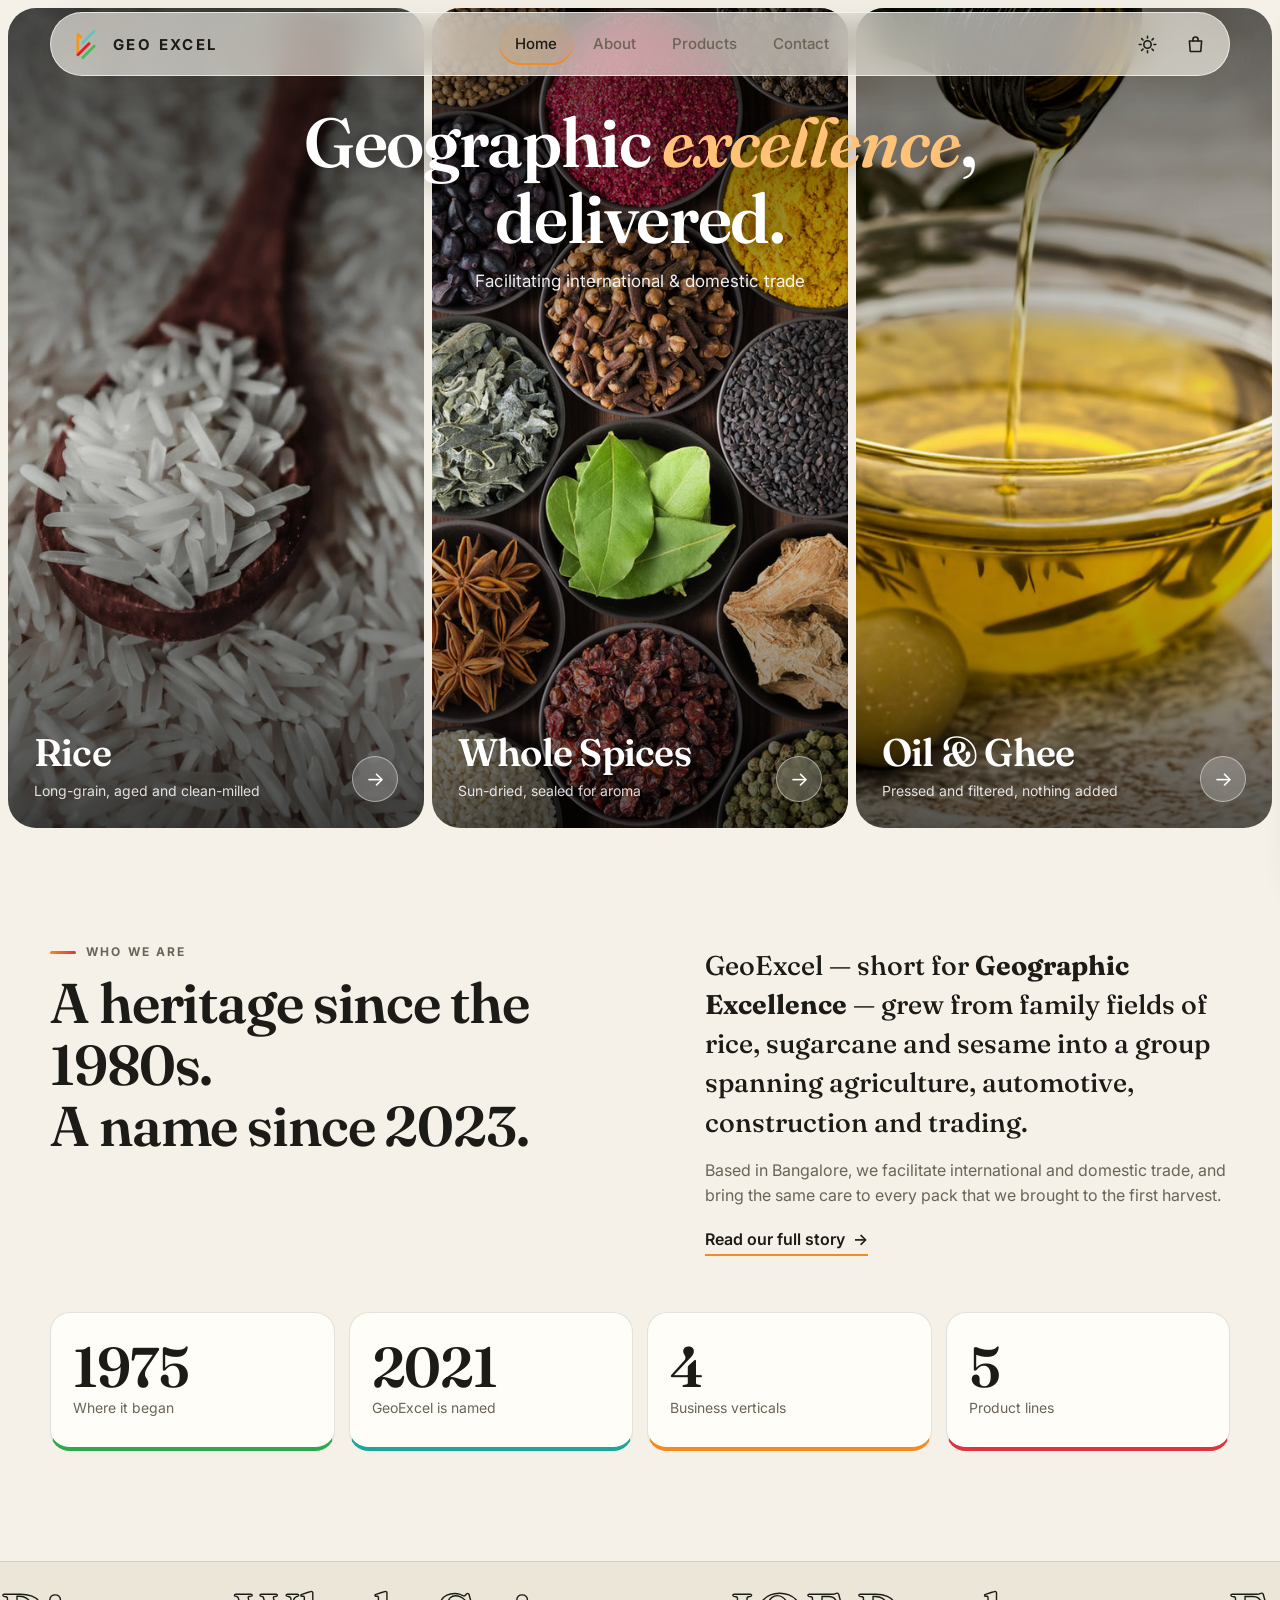
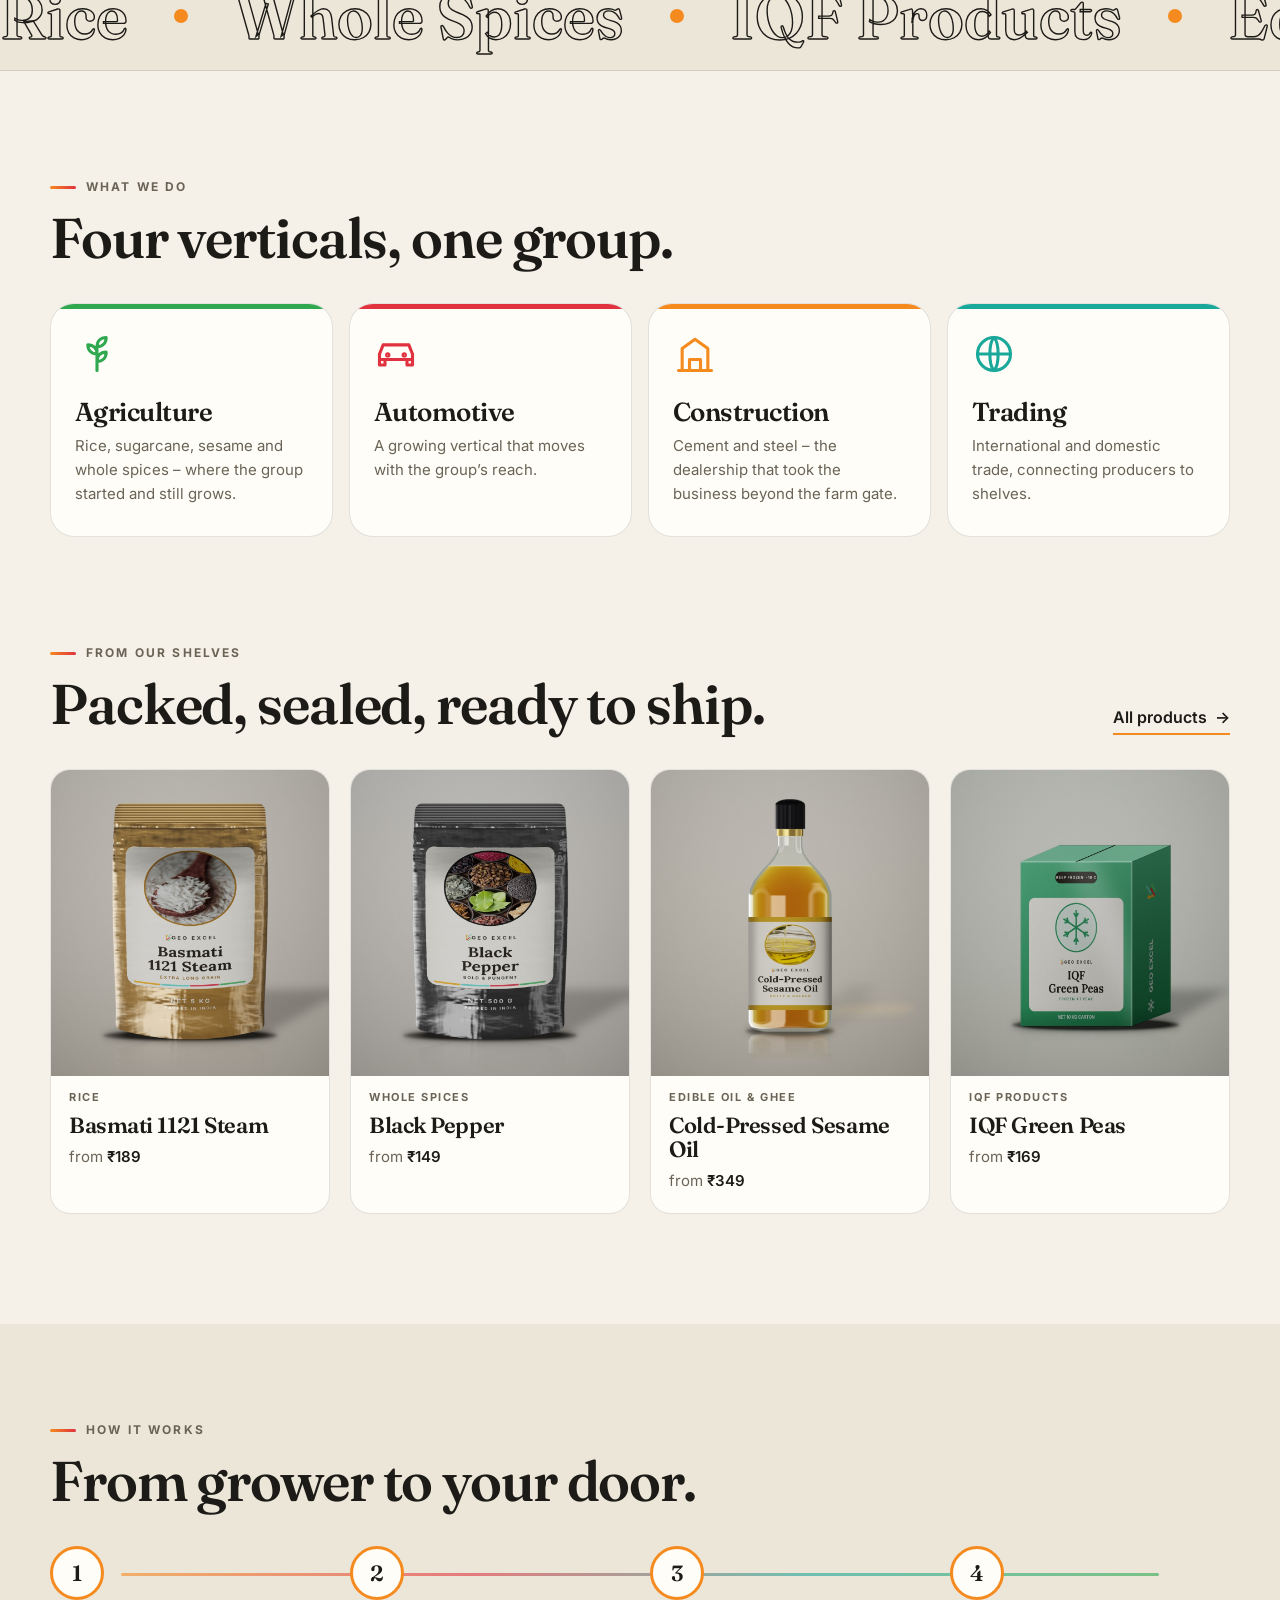
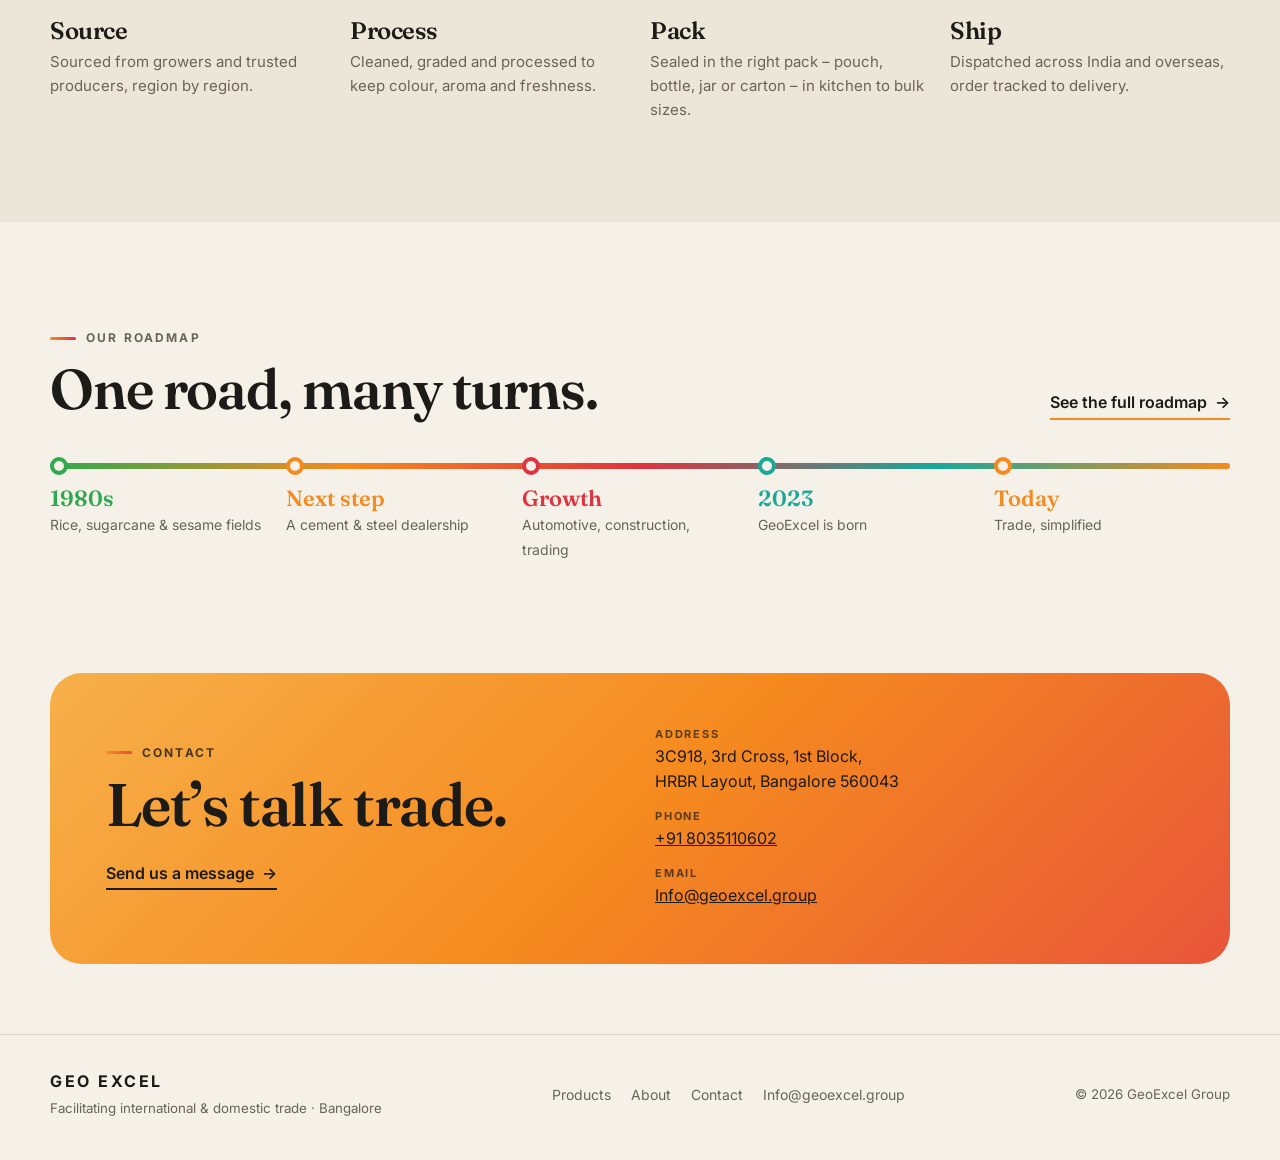
<file: index.html>
<!doctype html>
<html lang="en">
<head>
<meta charset="utf-8">
<meta name="viewport" content="width=device-width, initial-scale=1, viewport-fit=cover">
<title>GeoExcel · Facilitating international & domestic trade</title>
<meta name="description" content="Rice, whole spices, edible oils and more from GeoExcel – Geographic Excellence, Bangalore.">
<meta name="theme-color" content="#f5f1e8">
<link rel="icon" href="assets/logo.png">
<script>try{var t=localStorage.getItem('gx-theme')||(matchMedia('(prefers-color-scheme:dark)').matches?'dark':'light');document.documentElement.dataset.theme=t}catch(e){document.documentElement.dataset.theme='light'}</script>
<link rel="preconnect" href="https://fonts.googleapis.com"><link rel="preconnect" href="https://fonts.gstatic.com" crossorigin>
<link href="https://fonts.googleapis.com/css2?family=Fraunces:ital,opsz,wght@0,9..144,500;0,9..144,600;0,9..144,700;1,9..144,500&family=Inter:wght@400;500;600;700&display=swap" rel="stylesheet">
<link rel="stylesheet" href="css/styles.css">
</head>
<body data-page="home">
<div id="gx-nav"></div>

<main id="main">
  <section class="home-hero" aria-label="Our products">
    <div class="hero-title"><h1>Geographic <em>excellence</em>,<br>delivered.</h1><p>Facilitating international &amp; domestic trade</p></div>
    <a class="panel" href="products.html#rice"><img src="assets/rice.jpg" alt="Basmati rice grains on a wooden spoon"><div class="panel-cap"><div><h2>Rice</h2><span>Long-grain, aged and clean-milled</span></div><i aria-hidden="true">→</i></div></a>
    <a class="panel" href="products.html#spices"><img src="assets/spices.jpg" alt="Bowls of whole spices seen from above"><div class="panel-cap"><div><h2>Whole Spices</h2><span>Sun-dried, sealed for aroma</span></div><i aria-hidden="true">→</i></div></a>
    <a class="panel" href="products.html#oil"><img src="assets/oil.jpg" alt="Golden oil being poured into a glass bowl"><div class="panel-cap"><div><h2>Oil &amp; Ghee</h2><span>Pressed and filtered, nothing added</span></div><i aria-hidden="true">→</i></div></a>
  </section>

  <section class="sec wrap intro" id="story" aria-labelledby="t-story">
    <div class="reveal"><span class="eyebrow">Who we are</span>
      <h2 id="t-story">A heritage since the 1980s.<br>A name since 2023.</h2></div>
    <div class="reveal"><p class="big">GeoExcel — short for <b>Geographic Excellence</b> — grew from family fields of rice, sugarcane and sesame into a group spanning agriculture, automotive, construction and trading.</p>
      <p class="muted">Based in Bangalore, we facilitate international and domestic trade, and bring the same care to every pack that we brought to the first harvest.</p>
      <a class="link" href="about.html">Read our full story <i>→</i></a></div>
  </section>

  <section class="wrap facts reveal" aria-label="GeoExcel at a glance">
    <div class="fact" style="--c:var(--green)"><b data-from="1900" data-to="1980" data-suffix="s">1980s</b><span>Where it began</span></div>
    <div class="fact" style="--c:var(--teal)"><b data-from="1990" data-to="2023">2023</b><span>GeoExcel is named</span></div>
    <div class="fact" style="--c:var(--orange)"><b data-from="0" data-to="4">4</b><span>Business verticals</span></div>
    <div class="fact" style="--c:var(--red)"><b data-from="0" data-to="5">5</b><span>Product lines</span></div>
  </section>

  <div class="marquee" aria-hidden="true"><div class="track">
    <span>Rice</span><span>Whole Spices</span><span>IQF Products</span><span>Edible Oil &amp; Ghee</span><span>Fashion &amp; Lifestyle</span>
    <span>Rice</span><span>Whole Spices</span><span>IQF Products</span><span>Edible Oil &amp; Ghee</span><span>Fashion &amp; Lifestyle</span>
  </div></div>

  <section class="sec wrap" aria-labelledby="t-vert">
    <div class="sec-head reveal"><span class="eyebrow">What we do</span><h2 id="t-vert">Four verticals, one group.</h2></div>
    <div class="vgrid">
      <article class="vcard reveal" style="--c:var(--green)"><svg viewBox="0 0 24 24"><path d="M12 21V8M12 8c0-3 2-5 5-5 0 3-2 5-5 5zM12 12c0-3-2-5-5-5 0 3 2 5 5 5zM12 16c0-3 2-5 5-5 0 3-2 5-5 5z"/></svg><h3>Agriculture</h3><p>Rice, sugarcane, sesame and whole spices – where the group started and still grows.</p></article>
      <article class="vcard reveal" style="--c:var(--red)"><svg viewBox="0 0 24 24"><path d="M3 15v-3l2-5h14l2 5v3M3 15h18M3 15v3h3v-3M18 15v3h3v-3"/><circle cx="7.5" cy="12.5" r=".6"/><circle cx="16.5" cy="12.5" r=".6"/></svg><h3>Automotive</h3><p>A growing vertical that moves with the group’s reach.</p></article>
      <article class="vcard reveal" style="--c:var(--orange)"><svg viewBox="0 0 24 24"><path d="M3 21h18M5 21V9l7-5 7 5v12M9 21v-6h6v6"/></svg><h3>Construction</h3><p>Cement and steel – the dealership that took the business beyond the farm gate.</p></article>
      <article class="vcard reveal" style="--c:var(--teal)"><svg viewBox="0 0 24 24"><circle cx="12" cy="12" r="9"/><path d="M3 12h18M12 3c3 3 3 15 0 18M12 3c-3 3-3 15 0 18"/></svg><h3>Trading</h3><p>International and domestic trade, connecting producers to shelves.</p></article>
    </div>
  </section>

  <section class="sec wrap" aria-labelledby="t-feat">
    <div class="sec-head row reveal"><div><span class="eyebrow">From our shelves</span><h2 id="t-feat">Packed, sealed, ready to ship.</h2></div><a class="link" href="products.html">All products <i>→</i></a></div>
    <div class="grid" id="home-feat" style="padding-bottom:0"></div>
  </section>

  <section class="sec how" aria-labelledby="t-how"><div class="wrap">
    <div class="sec-head reveal"><span class="eyebrow">How it works</span><h2 id="t-how">From grower to your door.</h2></div>
    <ol class="steps">
      <li class="reveal"><i>1</i><h3>Source</h3><p>Sourced from growers and trusted producers, region by region.</p></li>
      <li class="reveal"><i>2</i><h3>Process</h3><p>Cleaned, graded and processed to keep colour, aroma and freshness.</p></li>
      <li class="reveal"><i>3</i><h3>Pack</h3><p>Sealed in the right pack – pouch, bottle, jar or carton – in kitchen to bulk sizes.</p></li>
      <li class="reveal"><i>4</i><h3>Ship</h3><p>Dispatched across India and overseas, order tracked to delivery.</p></li>
    </ol></div>
  </section>

  <section class="sec wrap" aria-labelledby="t-road">
    <div class="sec-head row reveal"><div><span class="eyebrow">Our roadmap</span><h2 id="t-road">One road, many turns.</h2></div><a class="link" href="about.html#rm">See the full roadmap <i>→</i></a></div>
    <div class="mini-road reveal">
      <div style="--c:var(--green)"><b>1980s</b><span>Rice, sugarcane &amp; sesame fields</span></div>
      <div style="--c:var(--orange)"><b>Next step</b><span>A cement &amp; steel dealership</span></div>
      <div style="--c:var(--red)"><b>Growth</b><span>Automotive, construction, trading</span></div>
      <div style="--c:var(--teal)"><b>2023</b><span>GeoExcel is born</span></div>
      <div style="--c:var(--orange)"><b>Today</b><span>Trade, simplified</span></div>
    </div>
  </section>

  <section class="wrap contact-band reveal" aria-labelledby="t-contact">
    <div><span class="eyebrow" style="color:inherit;opacity:.8">Contact</span><h2 id="t-contact">Let’s talk trade.</h2>
      <a class="link" href="contact.html" style="color:inherit">Send us a message <i>→</i></a></div>
    <address>
      <div><small>Address</small>3C918, 3rd Cross, 1st Block,<br>HRBR Layout, Bangalore 560043</div>
      <div><small>Phone</small><a href="tel:+918035110602">+91 8035110602</a></div>
      <div><small>Email</small><a href="mailto:Info@geoexcel.group">Info@geoexcel.group</a></div>
    </address>
  </section>
</main>
<div id="gx-foot"></div>
<script src="js/data.js"></script>
<script src="js/pack.js"></script>
<script src="js/app.js"></script>
</body>
</html>
</file>
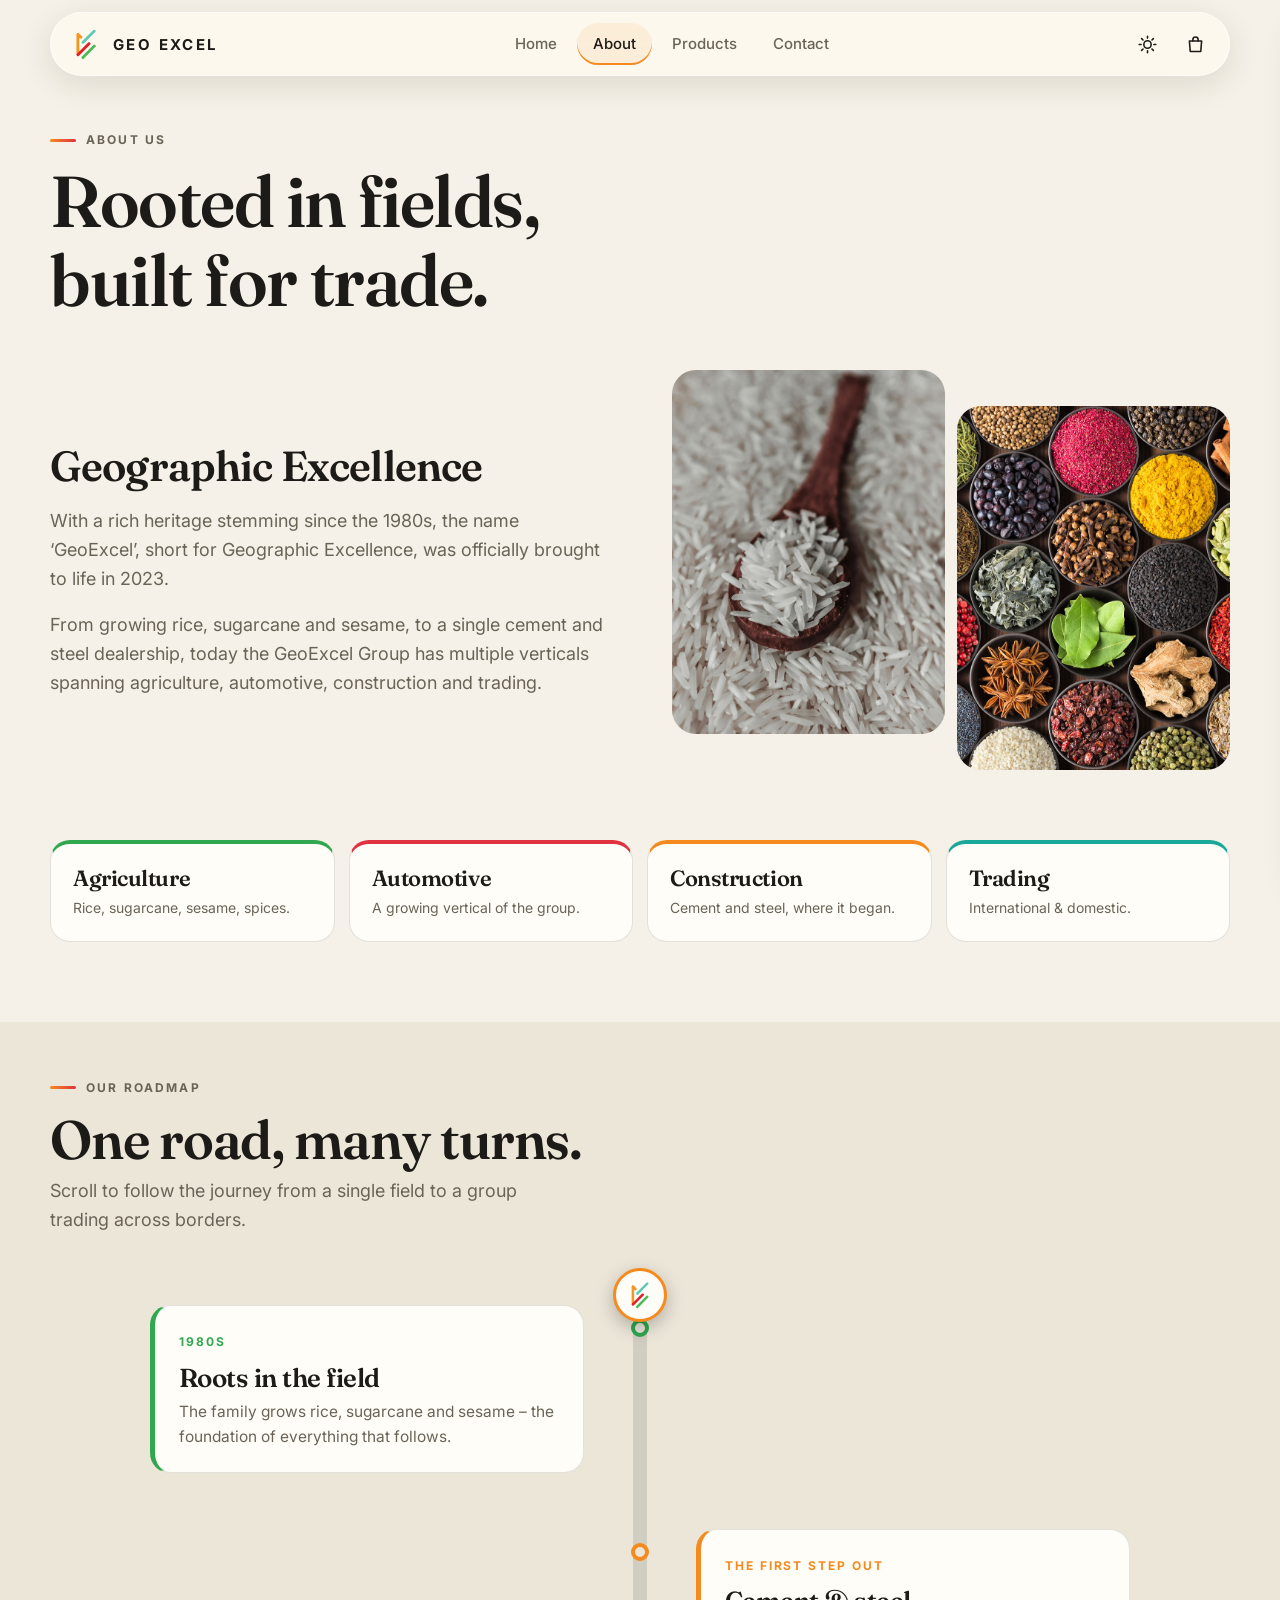
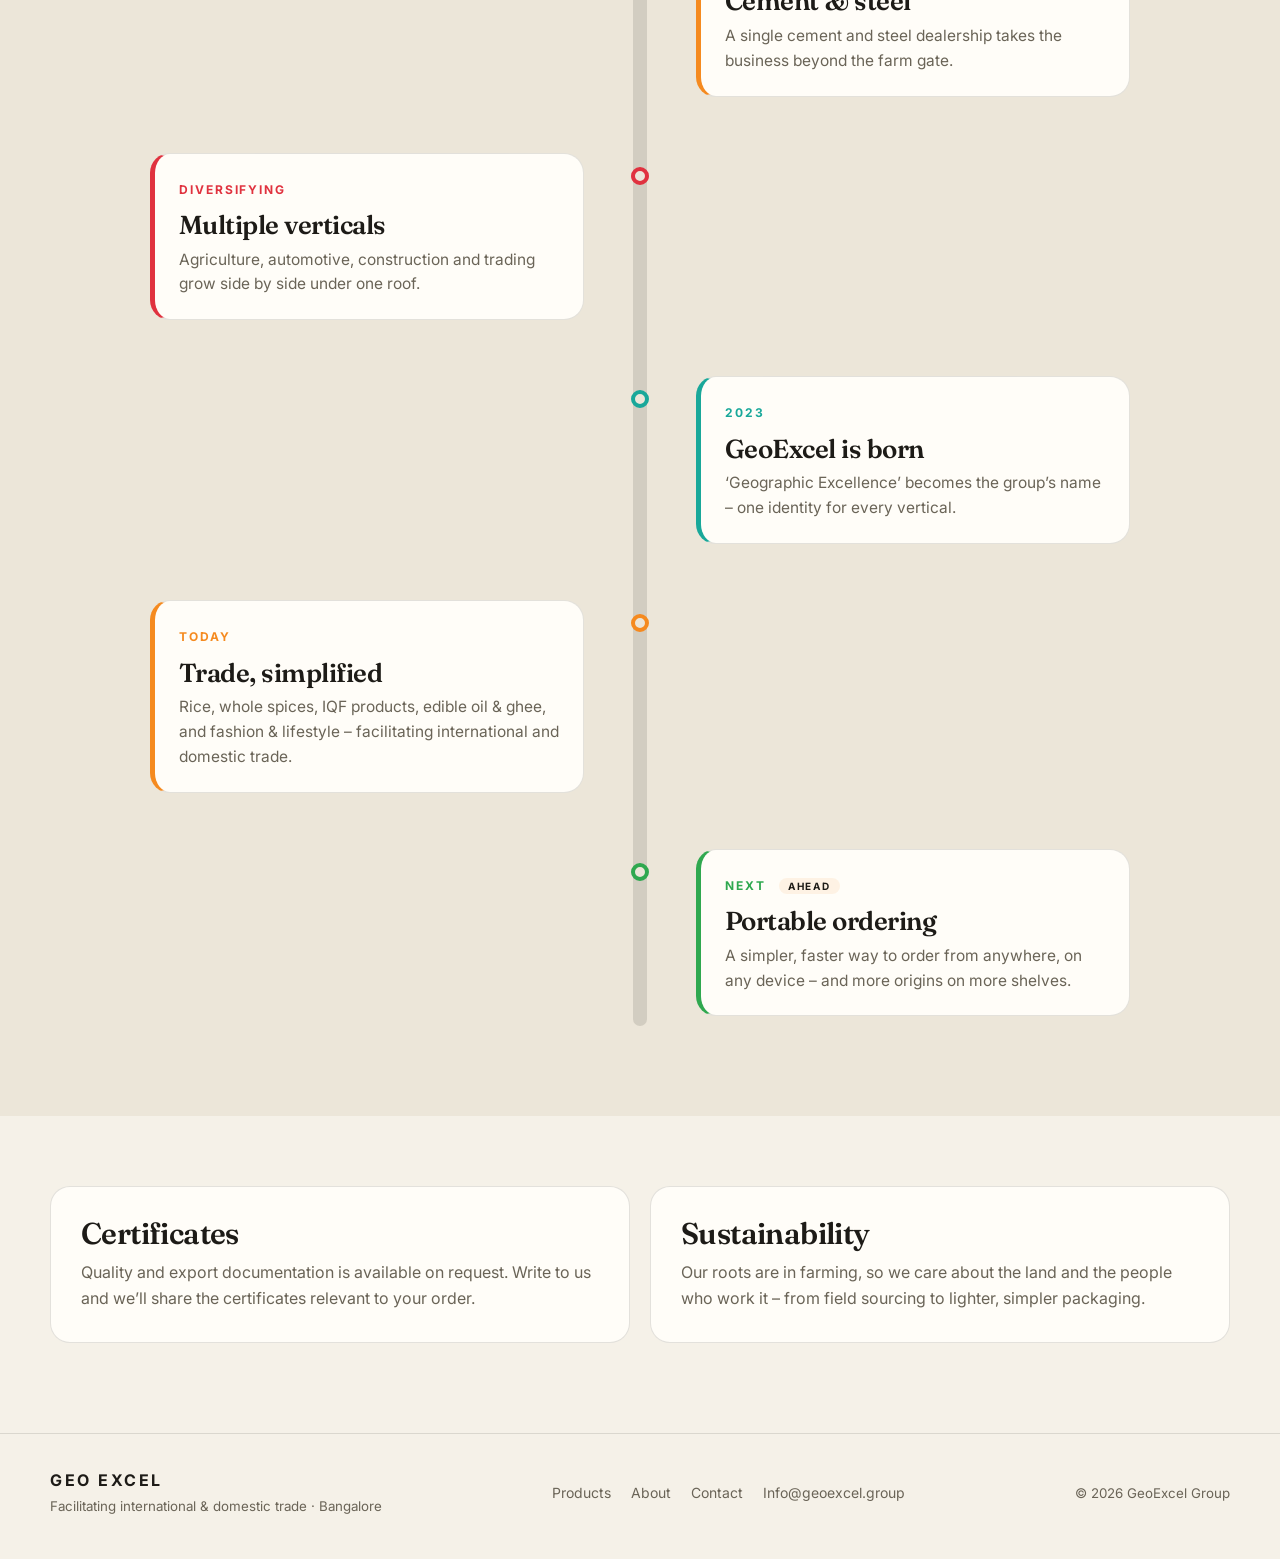
<file: about.html>
<!doctype html>
<html lang="en">
<head>
<meta charset="utf-8">
<meta name="viewport" content="width=device-width, initial-scale=1, viewport-fit=cover">
<title>About · GeoExcel</title>
<meta name="description" content="From rice, sugarcane and sesame fields in the 1980s to GeoExcel today – our roadmap.">
<meta name="theme-color" content="#f5f1e8">
<link rel="icon" href="assets/logo.png">
<script>try{var t=localStorage.getItem('gx-theme')||(matchMedia('(prefers-color-scheme:dark)').matches?'dark':'light');document.documentElement.dataset.theme=t}catch(e){document.documentElement.dataset.theme='light'}</script>
<link rel="preconnect" href="https://fonts.googleapis.com"><link rel="preconnect" href="https://fonts.gstatic.com" crossorigin>
<link href="https://fonts.googleapis.com/css2?family=Fraunces:ital,opsz,wght@0,9..144,500;0,9..144,600;0,9..144,700;1,9..144,500&family=Inter:wght@400;500;600;700&display=swap" rel="stylesheet">
<link rel="stylesheet" href="css/styles.css">
</head>
<body data-page="about">
<div id="gx-nav"></div>

<main id="main">
  <header class="page-head wrap"><span class="eyebrow">About us</span><h1>Rooted in fields,<br>built for trade.</h1></header>
  <section class="wrap story">
    <div class="reveal"><h2 style="font-size:clamp(28px,3.6vw,42px)">Geographic Excellence</h2>
      <p>With a rich heritage stemming since the 1980s, the name ‘GeoExcel’, short for Geographic Excellence, was officially brought to life in 2023.</p>
      <p>From growing rice, sugarcane and sesame, to a single cement and steel dealership, today the GeoExcel Group has multiple verticals spanning agriculture, automotive, construction and trading.</p></div>
    <div class="photos reveal"><img src="assets/rice.jpg" alt="Rice grains" loading="lazy"><img src="assets/spices.jpg" alt="Whole spices" loading="lazy"></div>
  </section>
  <section class="wrap verticals reveal" aria-label="Our verticals">
    <div class="vt" style="--c:var(--green)"><h3>Agriculture</h3><p>Rice, sugarcane, sesame, spices.</p></div>
    <div class="vt" style="--c:var(--red)"><h3>Automotive</h3><p>A growing vertical of the group.</p></div>
    <div class="vt" style="--c:var(--orange)"><h3>Construction</h3><p>Cement and steel, where it began.</p></div>
    <div class="vt" style="--c:var(--teal)"><h3>Trading</h3><p>International &amp; domestic.</p></div>
  </section>

  <section class="road-sec" aria-labelledby="rm">
    <div class="wrap"><span class="eyebrow">Our roadmap</span><h2 id="rm">One road, many turns.</h2><p class="sub">Scroll to follow the journey from a single field to a group trading across borders.</p>
      <div class="road">
        <div class="fill"></div><div class="rider"><img src="assets/logo.png" alt=""></div>
        <div class="stop" style="--c:var(--green)"><span class="dot"></span><div class="box"><span class="when">1980s</span><h3>Roots in the field</h3><p>The family grows rice, sugarcane and sesame – the foundation of everything that follows.</p></div></div>
        <div class="stop" style="--c:var(--orange)"><span class="dot"></span><div class="box"><span class="when">The first step out</span><h3>Cement &amp; steel</h3><p>A single cement and steel dealership takes the business beyond the farm gate.</p></div></div>
        <div class="stop" style="--c:var(--red)"><span class="dot"></span><div class="box"><span class="when">Diversifying</span><h3>Multiple verticals</h3><p>Agriculture, automotive, construction and trading grow side by side under one roof.</p></div></div>
        <div class="stop" style="--c:var(--teal)"><span class="dot"></span><div class="box"><span class="when">2023</span><h3>GeoExcel is born</h3><p>‘Geographic Excellence’ becomes the group’s name – one identity for every vertical.</p></div></div>
        <div class="stop" style="--c:var(--orange)"><span class="dot"></span><div class="box"><span class="when">Today</span><h3>Trade, simplified</h3><p>Rice, whole spices, IQF products, edible oil &amp; ghee, and fashion &amp; lifestyle – facilitating international and domestic trade.</p></div></div>
        <div class="stop" style="--c:var(--green)"><span class="dot"></span><div class="box"><span class="when">Next <span class="soon">Ahead</span></span><h3>Portable ordering</h3><p>A simpler, faster way to order from anywhere, on any device – and more origins on more shelves.</p></div></div>
      </div></div>
  </section>

  <section class="wrap trust">
    <div class="box reveal"><h2>Certificates</h2><p>Quality and export documentation is available on request. Write to us and we’ll share the certificates relevant to your order.</p></div>
    <div class="box reveal"><h2>Sustainability</h2><p>Our roots are in farming, so we care about the land and the people who work it – from field sourcing to lighter, simpler packaging.</p></div>
  </section>
</main>
<div id="gx-foot"></div>
<script src="js/data.js"></script>
<script src="js/pack.js"></script>
<script src="js/app.js"></script>
</body>
</html>
</file>
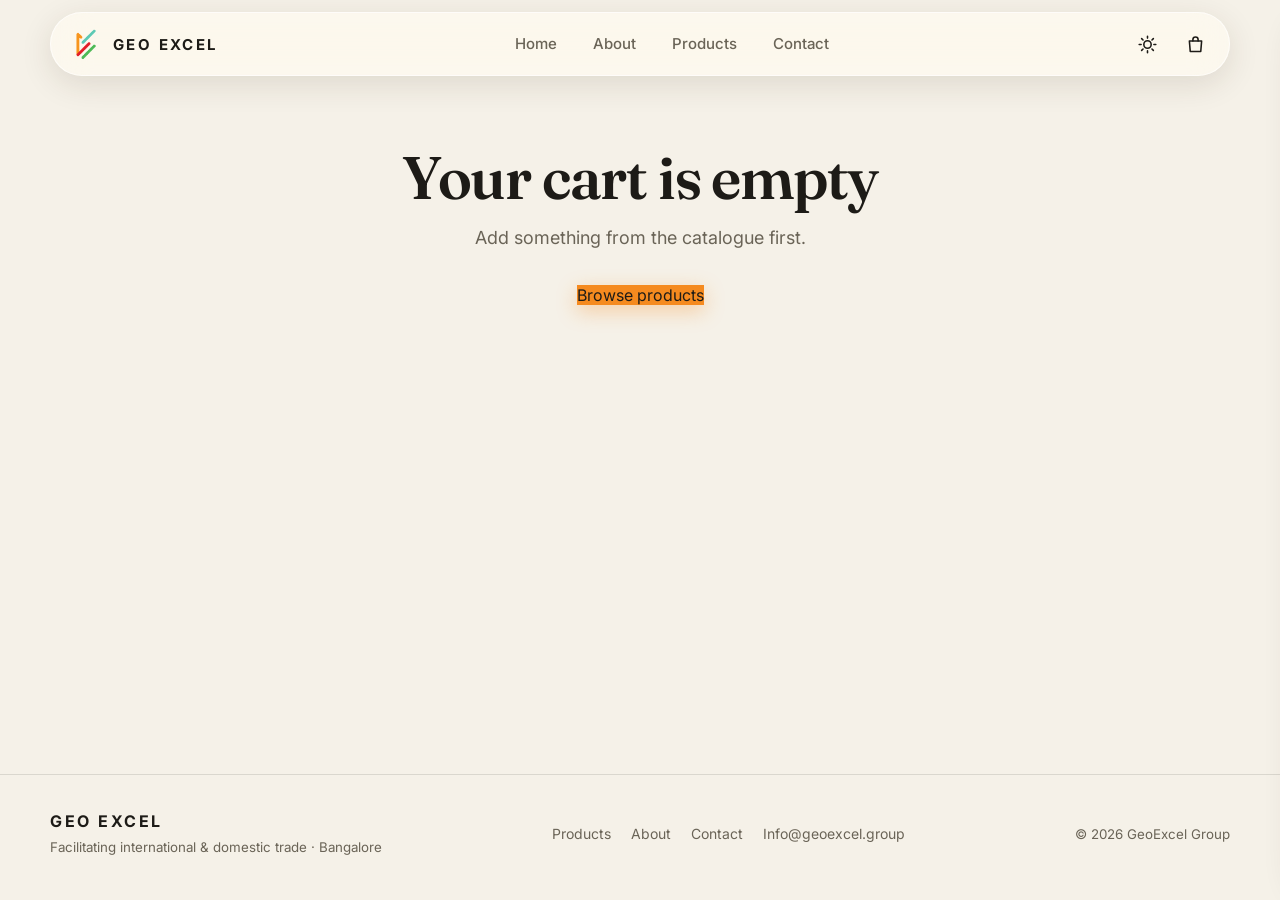
<file: checkout.html>
<!doctype html>
<html lang="en">
<head>
<meta charset="utf-8">
<meta name="viewport" content="width=device-width, initial-scale=1, viewport-fit=cover">
<title>Checkout · GeoExcel</title>
<meta name="description" content="Secure checkout">
<meta name="theme-color" content="#f5f1e8">
<link rel="icon" href="assets/logo.png">
<script>try{var t=localStorage.getItem('gx-theme')||(matchMedia('(prefers-color-scheme:dark)').matches?'dark':'light');document.documentElement.dataset.theme=t}catch(e){document.documentElement.dataset.theme='light'}</script>
<link rel="preconnect" href="https://fonts.googleapis.com"><link rel="preconnect" href="https://fonts.gstatic.com" crossorigin>
<link href="https://fonts.googleapis.com/css2?family=Fraunces:ital,opsz,wght@0,9..144,500;0,9..144,600;0,9..144,700;1,9..144,500&family=Inter:wght@400;500;600;700&display=swap" rel="stylesheet">
<link rel="stylesheet" href="css/styles.css">
</head>
<body data-page="checkout">
<div id="gx-nav"></div>
<main id="main"><div id="co"></div></main>
<div id="gx-foot"></div>
<script src="js/data.js"></script>
<script src="js/pack.js"></script>
<script src="js/app.js"></script>
</body>
</html>
</file>
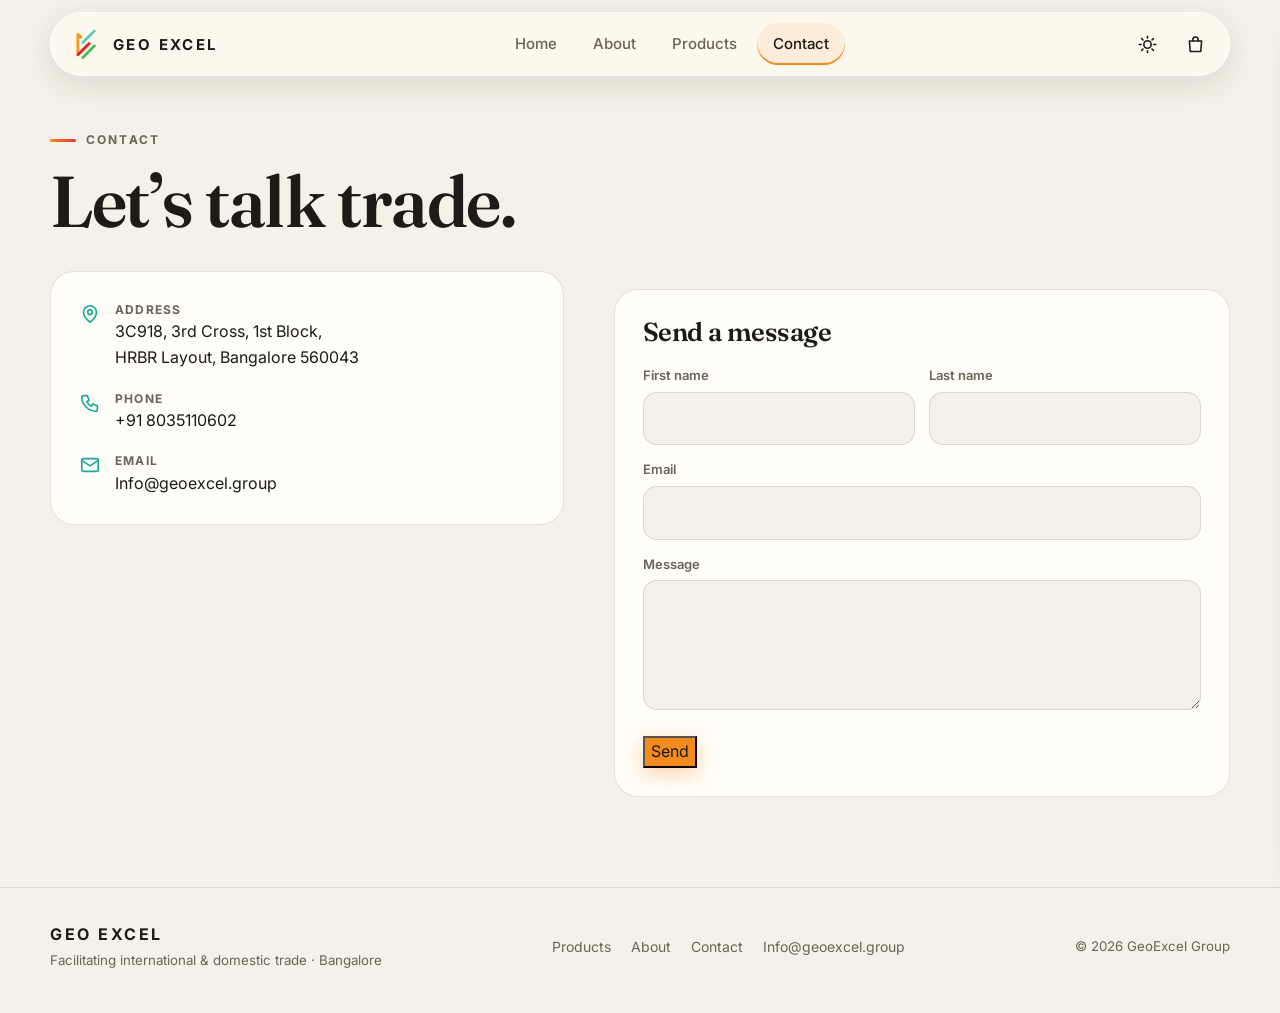
<file: contact.html>
<!doctype html>
<html lang="en">
<head>
<meta charset="utf-8">
<meta name="viewport" content="width=device-width, initial-scale=1, viewport-fit=cover">
<title>Contact · GeoExcel</title>
<meta name="description" content="Get in touch with GeoExcel, Bangalore.">
<meta name="theme-color" content="#f5f1e8">
<link rel="icon" href="assets/logo.png">
<script>try{var t=localStorage.getItem('gx-theme')||(matchMedia('(prefers-color-scheme:dark)').matches?'dark':'light');document.documentElement.dataset.theme=t}catch(e){document.documentElement.dataset.theme='light'}</script>
<link rel="preconnect" href="https://fonts.googleapis.com"><link rel="preconnect" href="https://fonts.gstatic.com" crossorigin>
<link href="https://fonts.googleapis.com/css2?family=Fraunces:ital,opsz,wght@0,9..144,500;0,9..144,600;0,9..144,700;1,9..144,500&family=Inter:wght@400;500;600;700&display=swap" rel="stylesheet">
<link rel="stylesheet" href="css/styles.css">
</head>
<body data-page="contact">
<div id="gx-nav"></div>

<main id="main">
  <header class="page-head wrap"><span class="eyebrow">Contact</span><h1>Let’s talk trade.</h1></header>
  <div class="wrap two contact">
    <div class="panel-box contact-list">
      <div><svg viewBox="0 0 24 24"><path d="M12 21s7-5.6 7-11a7 7 0 0 0-14 0c0 5.4 7 11 7 11z"/><circle cx="12" cy="10" r="2.5"/></svg><p><small>Address</small>3C918, 3rd Cross, 1st Block,<br>HRBR Layout, Bangalore 560043</p></div>
      <div><svg viewBox="0 0 24 24"><path d="M5 4h4l2 5-2.5 1.5a11 11 0 0 0 5 5L15 13l5 2v4a2 2 0 0 1-2 2A16 16 0 0 1 3 6a2 2 0 0 1 2-2z"/></svg><p><small>Phone</small><a href="tel:+918035110602">+91 8035110602</a></p></div>
      <div><svg viewBox="0 0 24 24"><rect x="3" y="5" width="18" height="14" rx="2"/><path d="M3 7l9 6 9-6"/></svg><p><small>Email</small><a href="mailto:Info@geoexcel.group">Info@geoexcel.group</a></p></div>
    </div>
    <form class="panel-box" id="contact-form"><h2>Send a message</h2><div class="fields f">
      <div><label for="first">First name</label><input id="first" name="first" autocomplete="given-name" required></div>
      <div><label for="last">Last name</label><input id="last" name="last" autocomplete="family-name" required></div>
      <div class="full"><label for="email">Email</label><input id="email" name="email" type="email" autocomplete="email" required></div>
      <div class="full"><label for="msg">Message</label><textarea id="msg" name="msg" required></textarea></div></div>
      <button class="btn btn-primary" type="submit" style="margin-top:18px">Send</button>
      <p id="sent" hidden style="margin-top:14px;color:var(--green);font-weight:600">Thanks for submitting! Your email app will open to send it.</p></form>
  </div>
</main>
<div id="gx-foot"></div>
<script src="js/data.js"></script>
<script src="js/pack.js"></script>
<script src="js/app.js"></script>
</body>
</html>
</file>
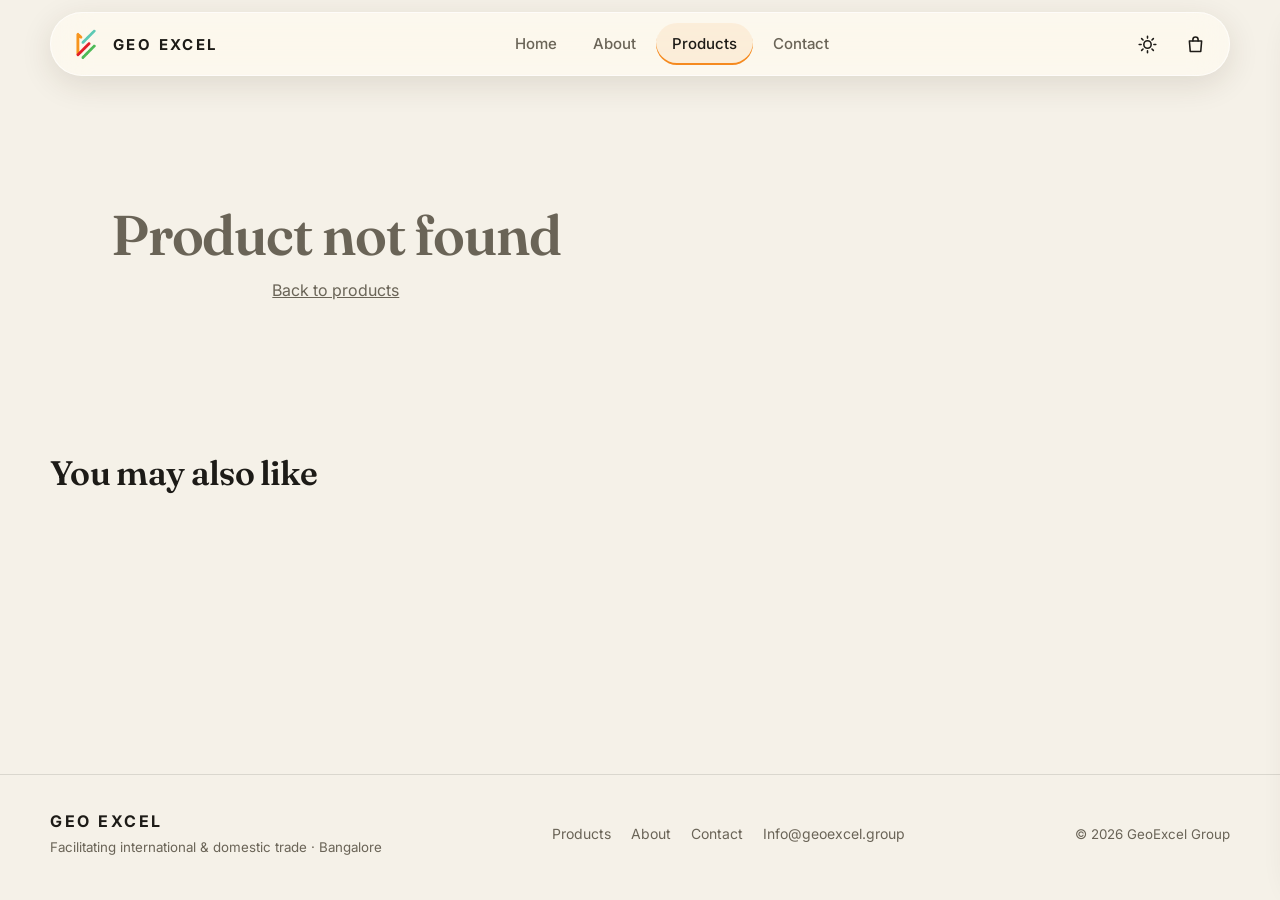
<file: product.html>
<!doctype html>
<html lang="en">
<head>
<meta charset="utf-8">
<meta name="viewport" content="width=device-width, initial-scale=1, viewport-fit=cover">
<title>Product · GeoExcel</title>
<meta name="description" content="GeoExcel product">
<meta name="theme-color" content="#f5f1e8">
<link rel="icon" href="assets/logo.png">
<script>try{var t=localStorage.getItem('gx-theme')||(matchMedia('(prefers-color-scheme:dark)').matches?'dark':'light');document.documentElement.dataset.theme=t}catch(e){document.documentElement.dataset.theme='light'}</script>
<link rel="preconnect" href="https://fonts.googleapis.com"><link rel="preconnect" href="https://fonts.gstatic.com" crossorigin>
<link href="https://fonts.googleapis.com/css2?family=Fraunces:ital,opsz,wght@0,9..144,500;0,9..144,600;0,9..144,700;1,9..144,500&family=Inter:wght@400;500;600;700&display=swap" rel="stylesheet">
<link rel="stylesheet" href="css/styles.css">
</head>
<body data-page="product">
<div id="gx-nav"></div>

<main id="main">
  <div class="wrap"><nav class="crumbs" id="crumb" aria-label="Breadcrumb"></nav><div class="pd" id="pd"></div>
  <section class="related"><h2>You may also like</h2><div class="grid" id="related" style="padding-bottom:0"></div></section></div>
</main>
<div id="gx-foot"></div>
<script src="js/data.js"></script>
<script src="js/pack.js"></script>
<script src="js/app.js"></script>
</body>
</html>
</file>
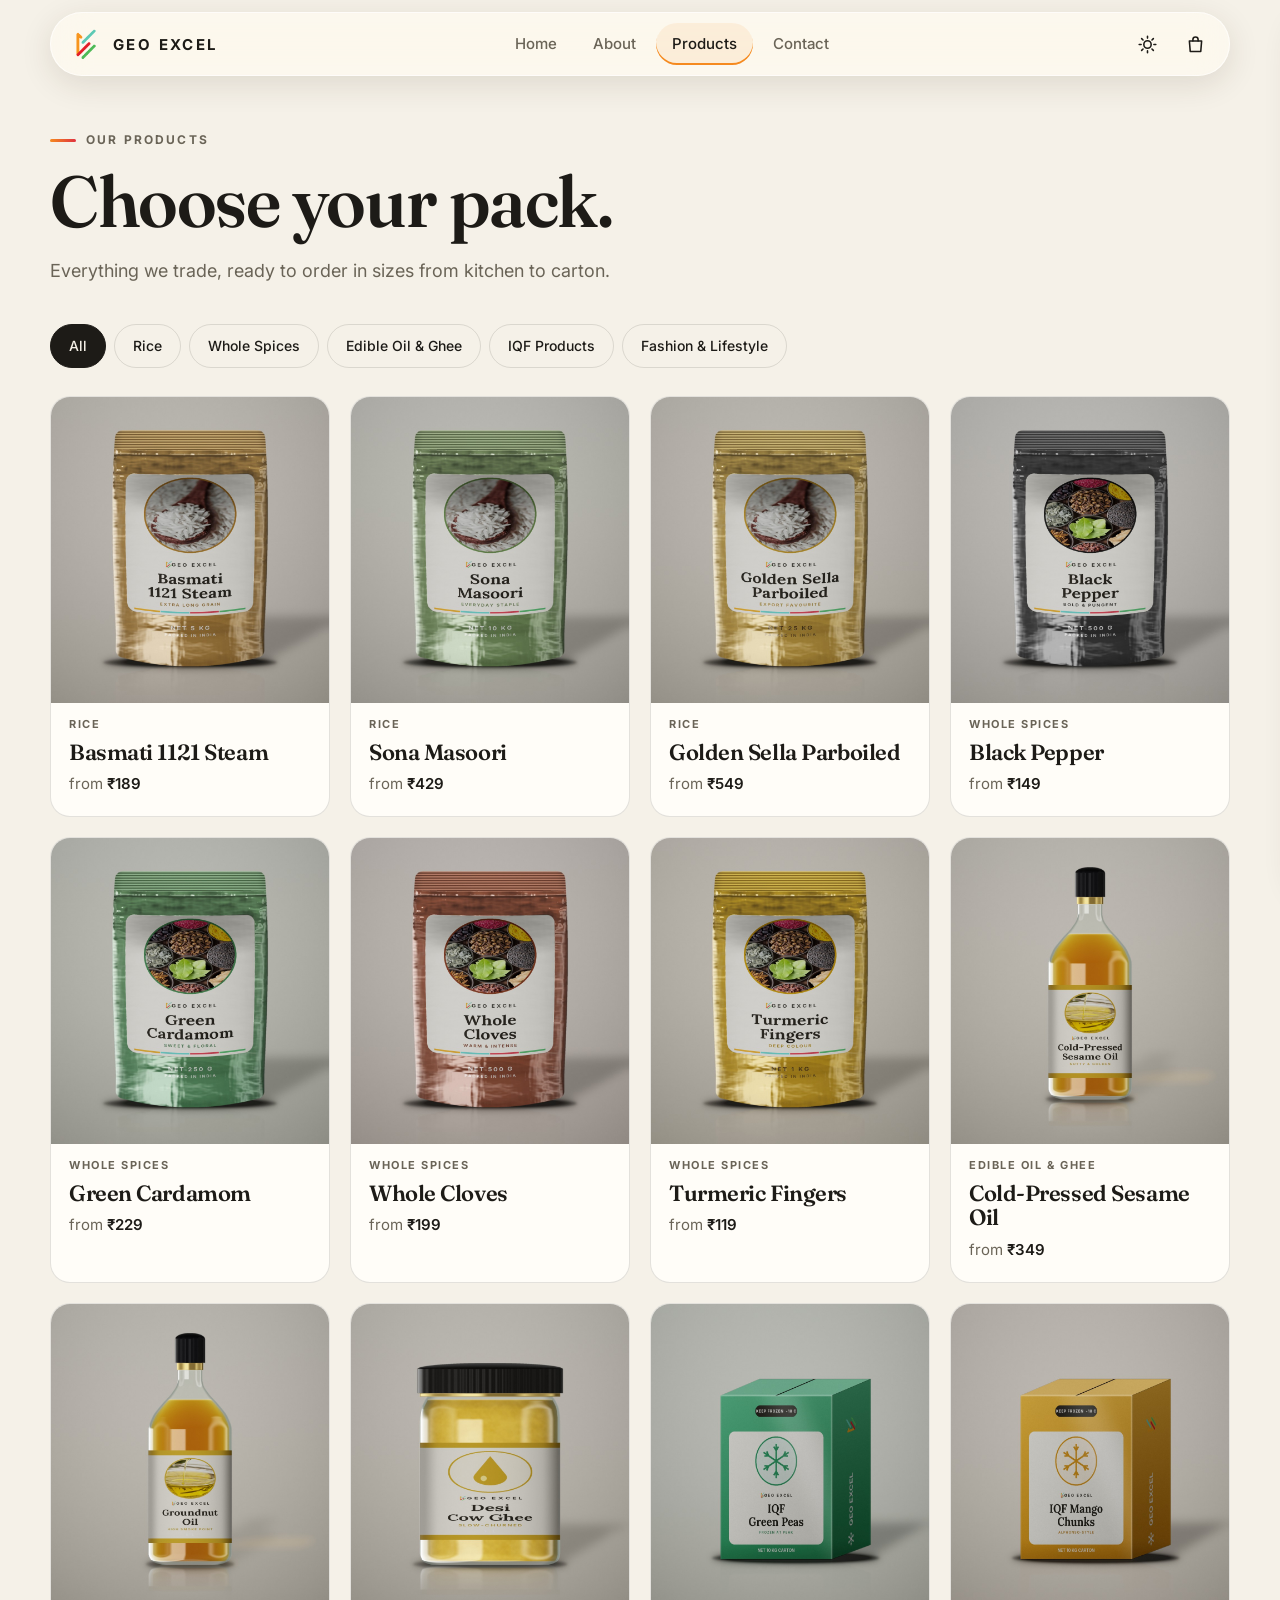
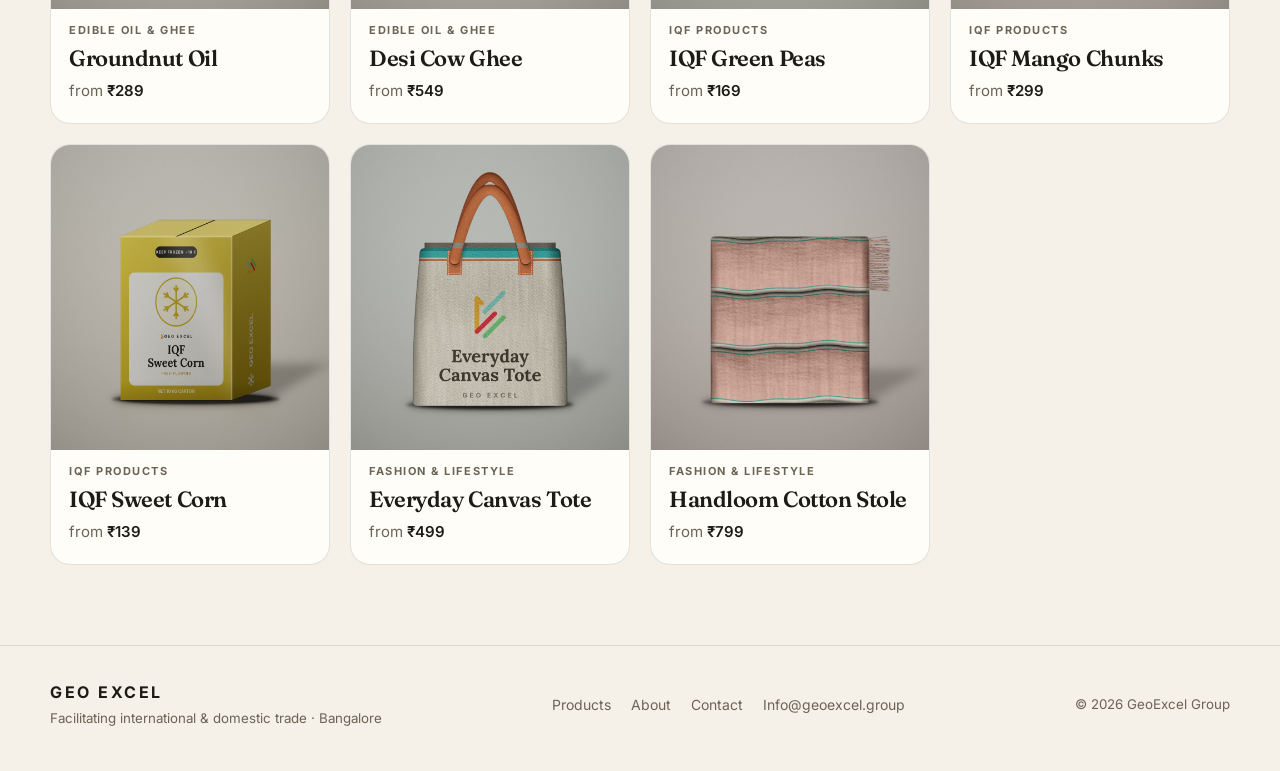
<file: products.html>
<!doctype html>
<html lang="en">
<head>
<meta charset="utf-8">
<meta name="viewport" content="width=device-width, initial-scale=1, viewport-fit=cover">
<title>Products · GeoExcel</title>
<meta name="description" content="Rice, whole spices, IQF products, edible oil & ghee, fashion & lifestyle.">
<meta name="theme-color" content="#f5f1e8">
<link rel="icon" href="assets/logo.png">
<script>try{var t=localStorage.getItem('gx-theme')||(matchMedia('(prefers-color-scheme:dark)').matches?'dark':'light');document.documentElement.dataset.theme=t}catch(e){document.documentElement.dataset.theme='light'}</script>
<link rel="preconnect" href="https://fonts.googleapis.com"><link rel="preconnect" href="https://fonts.gstatic.com" crossorigin>
<link href="https://fonts.googleapis.com/css2?family=Fraunces:ital,opsz,wght@0,9..144,500;0,9..144,600;0,9..144,700;1,9..144,500&family=Inter:wght@400;500;600;700&display=swap" rel="stylesheet">
<link rel="stylesheet" href="css/styles.css">
</head>
<body data-page="products">
<div id="gx-nav"></div>

<main id="main">
  <header class="page-head wrap"><span class="eyebrow">Our products</span><h1>Choose your pack.</h1><p>Everything we trade, ready to order in sizes from kitchen to carton.</p></header>
  <div class="wrap"><div class="chips" id="chips" role="group" aria-label="Filter by category"></div><div class="grid" id="grid"></div></div>
</main>
<div id="gx-foot"></div>
<script src="js/data.js"></script>
<script src="js/pack.js"></script>
<script src="js/app.js"></script>
</body>
</html>
</file>
<file: css/styles.css>
/* GeoExcel – vibrant yet neutral. Light + dark themes via [data-theme]. */
:root {
  --bg: #f5f1e8;
  --bg-2: #ece6d9;
  --surface: #fffdf8;
  --ink: #1d1b17;
  --muted: #6a6457;
  --line: rgba(29, 27, 23, .12);
  --orange: #f58a1f;
  --teal: #19a89a;
  --red: #e0323f;
  --green: #2fa84f;
  --accent: var(--orange);
  --on-accent: #1d1b17;
  --glass: rgba(255, 252, 244, .62);
  --glass-line: rgba(255, 255, 255, .65);
  --glass-shadow: 0 8px 32px rgba(60, 45, 20, .12);
  --tint: rgba(245, 138, 31, .09);
  --radius: 20px;
  --font-d: 'Fraunces', Georgia, 'Times New Roman', serif;
  --font-b: 'Inter', system-ui, -apple-system, 'Segoe UI', Roboto, sans-serif;
  --nav-h: 64px;
  color-scheme: light;
}
:root[data-theme="dark"] {
  --bg: #121110;
  --bg-2: #1a1816;
  --surface: #1d1b18;
  --ink: #f3eee4;
  --muted: #a39d90;
  --line: rgba(243, 238, 228, .12);
  --glass: rgba(28, 26, 23, .55);
  --glass-line: rgba(255, 255, 255, .12);
  --glass-shadow: 0 8px 32px rgba(0, 0, 0, .45);
  --tint: rgba(245, 138, 31, .12);
  color-scheme: dark;
}

*, *::before, *::after { box-sizing: border-box; }
html { scroll-behavior: smooth; -webkit-text-size-adjust: 100%; }
body {
  margin: 0; background: var(--bg); color: var(--ink);
  font: 400 16px/1.6 var(--font-b);
  transition: background .35s, color .35s;
  min-height: 100vh; display: flex; flex-direction: column;
}
main { flex: 1; }
img, svg { display: block; max-width: 100%; }
a { color: inherit; text-decoration: none; }
h1, h2, h3 { font-family: var(--font-d); font-weight: 600; line-height: 1.1; letter-spacing: -.02em; margin: 0; }
p { margin: 0; }
button, input, select, textarea { font: inherit; color: inherit; }
button { cursor: pointer; }
:focus-visible { outline: 3px solid var(--teal); outline-offset: 3px; border-radius: 8px; }
.wrap { width: min(1180px, 100% - 40px); margin-inline: auto; }
.sr { position: absolute; width: 1px; height: 1px; overflow: hidden; clip: rect(0 0 0 0); white-space: nowrap; }
.eyebrow { font: 700 12px/1 var(--font-b); letter-spacing: .18em; text-transform: uppercase; color: var(--muted); display: flex; align-items: center; gap: 10px; }
.eyebrow::before { content: ""; width: 26px; height: 3px; border-radius: 3px; background: linear-gradient(90deg, var(--orange), var(--red)); }

/* ---------- Glass nav ---------- */
.nav {
  position: fixed; z-index: 50; top: 12px; left: 50%; transform: translateX(-50%);
  width: min(1180px, 100% - 24px); height: var(--nav-h);
  display: flex; align-items: center; justify-content: space-between; gap: 12px;
  padding: 0 12px 0 18px; border-radius: 999px;
  background: var(--glass); border: 1px solid var(--glass-line); box-shadow: var(--glass-shadow);
  -webkit-backdrop-filter: blur(18px) saturate(170%); backdrop-filter: blur(18px) saturate(170%);
}
.brand { display: flex; align-items: center; gap: 10px; font: 700 15px/1 var(--font-b); letter-spacing: .16em; }
.brand img { width: 34px; height: 34px; object-fit: contain; }
.links { display: flex; gap: 4px; }
.links a { padding: 9px 16px; border-radius: 999px; font-weight: 500; font-size: 15px; color: var(--muted); transition: .2s; }
.links a:hover { color: var(--ink); background: var(--tint); }
.links a[aria-current="page"] { color: var(--ink); background: var(--tint); box-shadow: inset 0 -2px 0 var(--orange); }
.tools { display: flex; align-items: center; gap: 6px; }
.icon-btn {
  position: relative; width: 42px; height: 42px; border-radius: 50%; border: 1px solid transparent;
  background: transparent; display: grid; place-items: center; transition: .2s;
}
.icon-btn:hover { background: var(--tint); border-color: var(--line); }
.icon-btn svg { width: 21px; height: 21px; stroke: currentColor; fill: none; stroke-width: 1.8; stroke-linecap: round; stroke-linejoin: round; }
.badge {
  position: absolute; top: 2px; right: 0; min-width: 18px; height: 18px; padding: 0 5px; border-radius: 9px;
  background: var(--accent); color: var(--on-accent); font: 700 11px/18px var(--font-b); text-align: center;
  transform: scale(0); transition: transform .25s cubic-bezier(.3, 1.6, .5, 1);
}
.badge.on { transform: scale(1); }
.theme .moon { display: none; }
:root[data-theme="dark"] .theme .sun { display: none; }
:root[data-theme="dark"] .theme .moon { display: block; }
.burger { display: none; }

@media (max-width: 760px) {
  
@media (max-width: 760px) {
  .burger {
    display: grid;
  }

  .links {
    position: absolute;
    top: calc(100% + 8px);
    left: 0;
    right: 0;

    display: flex;
    flex-direction: column;
    padding: 10px;
    gap: 2px;
    background: light-dark(
  rgba(255, 255, 255, 0.88),
  rgba(30, 29, 27, 0.94)
);

   border: 1px solid light-dark(
  rgba(0, 0, 0, 0.12),
  rgba(255, 255, 255, 0.14)
);
    border-radius: 24px;

   box-shadow: 0 12px 35px light-dark(
  rgba(0, 0, 0, 0.15),
  rgba(0, 0, 0, 0.45)
);

    /* Glass blur */
    -webkit-backdrop-filter: blur(24px) saturate(150%);
    backdrop-filter: blur(24px) saturate(150%);

    opacity: 0;
    visibility: hidden;
    transform: translateY(-8px);
    pointer-events: none;

    transition: opacity 0.25s ease,
                transform 0.25s ease,
                visibility 0.25s ease;

    z-index: 999;
  }

  .links.open {
    opacity: 1;visibility: visible;transform: translateY(0);pointer-events: auto;}
  .links a {
  padding: 14px 18px;
  font-size: 17px;

  color: light-dark(#252525, #ffffff);
}
  .links a:hover {
  background: light-dark(
    rgba(0, 0, 0, 0.06),
    rgba(255, 255, 255, 0.10)
  );

  border-radius: 12px;
}
  }
}
}


/* ---------- Buttons ---------- */
.btn {
  display: inline-flex; align-items: center; justify-content: center; gap: 8px; padding: 14px 26px; border-radius: 999px;
  border: 1.5px solid transparent; font-weight: 600; font-size: 15px; transition: transform .15s, box-shadow .2s, background .2s;
}
.btn-primary { background: var(--accent); color: var(--on-accent); box-shadow: 0 6px 20px rgba(245, 138, 31, .35); }
.btn-primary:hover { transform: translateY(-2px); box-shadow: 0 10px 26px rgba(245, 138, 31, .45); }
.btn-ghost { border-color: var(--line); background: transparent; }
.btn-ghost:hover { background: var(--tint); }
.btn[disabled] { opacity: .5; pointer-events: none; }
.btn-block { width: 100%; }

/* ---------- HOME ---------- */
.home-hero { position: relative; height: 100svh; min-height: 560px; display: flex; gap: 8px; padding: 8px; }
.panel {
  position: relative; flex: 1; overflow: hidden; border-radius: 28px; isolation: isolate;
  transition: flex .7s cubic-bezier(.2, .8, .2, 1);
}
.panel img { position: absolute; inset: 0; width: 100%; height: 100%; object-fit: cover; transition: transform 1.2s cubic-bezier(.2, .8, .2, 1); z-index: -2; }
.panel::after { content: ""; position: absolute; inset: 0; z-index: -1; background: linear-gradient(180deg, rgba(0, 0, 0, .62) 0%, rgba(0, 0, 0, .3) 32%, transparent 52%, rgba(0, 0, 0, .66) 100%); }
.panel:hover { flex: 1.55; }
.panel:hover img { transform: scale(1.06); }
.panel-cap { position: absolute; left: 26px; right: 26px; bottom: 26px; color: #fff; display: flex; align-items: flex-end; justify-content: space-between; gap: 12px; }
.panel-cap h2 { font-size: clamp(26px, 3vw, 40px); }
.panel-cap span { display: block; font-size: 14px; opacity: .85; margin-top: 6px; }
.panel-cap i {
  flex: none; width: 46px; height: 46px; border-radius: 50%; display: grid; place-items: center; font-style: normal; font-size: 20px;
  background: rgba(255, 255, 255, .2); border: 1px solid rgba(255, 255, 255, .45);
  -webkit-backdrop-filter: blur(10px); backdrop-filter: blur(10px); transition: .3s;
}
.panel:hover .panel-cap i { background: var(--accent); color: #1d1b17; transform: rotate(-45deg); border-color: transparent; }
.hero-title {
  position: absolute; z-index: 5; left: 50%; top: calc(var(--nav-h) + 40px); transform: translateX(-50%);
  width: min(720px, 100% - 40px); text-align: center; color: #fff; pointer-events: none;
  text-shadow: 0 2px 30px rgba(0, 0, 0, .45);
}
.hero-title h1 { font-size: clamp(34px, 5.4vw, 72px); font-weight: 600; }
.hero-title h1 em { font-style: italic; color: #ffc277; }
.hero-title p { margin-top: 12px; font-size: clamp(14px, 1.4vw, 17px); opacity: .92; }
.home-foot { display: flex; flex-wrap: wrap; justify-content: center; gap: 6px 22px; padding: 16px 20px 22px; font-size: 14px; color: var(--muted); }
.home-foot a:hover { color: var(--ink); }
@media (max-width: 760px) {
  .home-hero { flex-direction: column; height: auto; min-height: 0; padding: 8px; }
  .panel { flex: none; height: 62vw; min-height: 240px; border-radius: 24px; }
  .panel:hover { flex: none; }
  .home-hero > .panel:first-of-type { height: 98vw; }
  .hero-title { position: absolute; top: calc(var(--nav-h) + 28px); }
}

/* ---------- Page header ---------- */
.page-head { padding: calc(var(--nav-h) + 70px) 0 30px; }
.page-head h1 { font-size: clamp(38px, 6vw, 72px); margin-top: 16px; }
.page-head p { max-width: 560px; color: var(--muted); margin-top: 16px; font-size: 18px; }

/* ---------- Products ---------- */
.chips { display: flex; flex-wrap: wrap; gap: 8px; margin: 8px 0 28px; }
.chip { padding: 10px 18px; border-radius: 999px; border: 1px solid var(--line); background: transparent; font-weight: 500; font-size: 14px; transition: .2s; }
.chip:hover { background: var(--tint); }
.chip[aria-pressed="true"] { background: var(--ink); color: var(--bg); border-color: var(--ink); }
.grid { display: grid; grid-template-columns: repeat(auto-fill, minmax(250px, 1fr)); gap: 20px; padding-bottom: 80px; }
.card { display: flex; flex-direction: column; border-radius: var(--radius); background: var(--surface); border: 1px solid var(--line); overflow: hidden; transition: transform .3s, box-shadow .3s; }
.card:hover { transform: translateY(-6px); box-shadow: 0 18px 40px rgba(60, 45, 20, .16); }
:root[data-theme="dark"] .card:hover { box-shadow: 0 18px 40px rgba(0, 0, 0, .5); }
.card .art { aspect-ratio: 4 / 4.4; padding: 18px 26px 6px; background: radial-gradient(circle at 50% 40%, var(--tint), transparent 70%), var(--bg-2); }
.card .art svg { width: 100%; height: 100%; transition: transform .5s cubic-bezier(.2, .8, .2, 1); }
.card:hover .art svg { transform: scale(1.05) rotate(-1.5deg); }
.card .info { padding: 16px 18px 20px; display: flex; flex-direction: column; gap: 4px; }
.card .cat { font: 700 11px/1 var(--font-b); letter-spacing: .14em; text-transform: uppercase; color: var(--muted); }
.card h3 { font-size: 22px; margin-top: 6px; }
.card .price { color: var(--muted); font-size: 15px; margin-top: 4px; }
.card .price b { color: var(--ink); font-weight: 600; }

/* ---------- Product detail ---------- */
.crumbs { padding-top: calc(var(--nav-h) + 42px); font-size: 14px; color: var(--muted); }
.crumbs a:hover { color: var(--ink); text-decoration: underline; }
.pd { display: grid; grid-template-columns: 1.05fr 1fr; gap: clamp(24px, 5vw, 70px); padding: 24px 0 70px; align-items: start; }
.gallery { position: sticky; top: calc(var(--nav-h) + 30px); }
.stage { border-radius: 28px; aspect-ratio: 1 / 1.1; display: grid; place-items: center; padding: 28px 40px 10px; background: radial-gradient(circle at 50% 35%, var(--tint), transparent 70%), var(--bg-2); border: 1px solid var(--line); overflow: hidden; }
.stage svg, .stage img { max-height: 100%; width: auto; height: 100%; object-fit: contain; }
.stage img.photo { width: 100%; height: 100%; object-fit: cover; border-radius: 22px; margin: -28px -40px -10px; max-width: none; width: calc(100% + 80px); height: calc(100% + 38px); }
.thumbs { display: flex; gap: 10px; margin-top: 12px; }
.thumb { width: 76px; height: 76px; border-radius: 16px; border: 2px solid var(--line); background: var(--bg-2); overflow: hidden; padding: 6px; }
.thumb[aria-pressed="true"] { border-color: var(--accent); }
.thumb svg, .thumb img { width: 100%; height: 100%; object-fit: cover; border-radius: 10px; }
.pd h1 { font-size: clamp(34px, 4.6vw, 56px); margin: 14px 0 10px; }
.pd .lead { color: var(--muted); font-size: 18px; }
.pd .price-big { font: 600 34px/1 var(--font-d); margin: 26px 0 4px; }
.pd .note { font-size: 13px; color: var(--muted); }
.label { font: 700 12px/1 var(--font-b); letter-spacing: .14em; text-transform: uppercase; color: var(--muted); margin: 26px 0 10px; }
.sizes { display: flex; flex-wrap: wrap; gap: 8px; }
.size { padding: 11px 18px; border-radius: 14px; border: 1.5px solid var(--line); background: var(--surface); font-weight: 500; transition: .15s; }
.size small { display: block; color: var(--muted); font-size: 12px; font-weight: 400; }
.size[aria-pressed="true"] { border-color: var(--accent); box-shadow: 0 0 0 3px rgba(245, 138, 31, .22); }
.buy { display: flex; gap: 12px; margin-top: 26px; flex-wrap: wrap; }
.qty { display: inline-flex; align-items: center; border: 1.5px solid var(--line); border-radius: 999px; background: var(--surface); }
.qty button { width: 44px; height: 48px; border: 0; background: none; font-size: 20px; border-radius: 999px; }
.qty button:hover { background: var(--tint); }
.qty output { min-width: 28px; text-align: center; font-weight: 600; }
.buy .btn-primary { flex: 1; min-width: 180px; }
.specs { margin-top: 34px; border-top: 1px solid var(--line); }
.specs div { display: flex; justify-content: space-between; gap: 16px; padding: 14px 0; border-bottom: 1px solid var(--line); }
.specs dt { color: var(--muted); }
.specs dd { margin: 0; font-weight: 500; text-align: right; }
.related { padding: 10px 0 80px; }
.related h2 { font-size: 34px; margin-bottom: 22px; }
@media (max-width: 860px) {
  .pd { grid-template-columns: 1fr; }
  .gallery { position: static; }
}

/* ---------- Cart drawer ---------- */
.scrim { position: fixed; inset: 0; z-index: 60; background: rgba(15, 12, 8, .45); opacity: 0; pointer-events: none; transition: opacity .3s; }
.scrim.on { opacity: 1; pointer-events: auto; }
.drawer {
  position: fixed; z-index: 61; top: 10px; right: 10px; bottom: 10px; width: min(440px, 100% - 20px);
  display: flex; flex-direction: column; border-radius: 28px; background: var(--glass); border: 1px solid var(--glass-line); box-shadow: var(--glass-shadow);
  -webkit-backdrop-filter: blur(26px) saturate(170%); backdrop-filter: blur(26px) saturate(170%);
  transform: translateX(calc(100% + 24px)); transition: transform .4s cubic-bezier(.2, .8, .2, 1);
}
.drawer.on { transform: none; }
.drawer-head { display: flex; align-items: center; justify-content: space-between; padding: 20px 20px 14px 26px; }
.drawer-head h2 { font-size: 28px; }
.drawer-body { flex: 1; overflow: auto; padding: 0 20px; }
.empty { text-align: center; color: var(--muted); padding: 60px 20px; }
.line { display: grid; grid-template-columns: 74px 1fr auto; gap: 14px; align-items: center; padding: 14px 0; border-bottom: 1px solid var(--line); }
.line .thumb { width: 74px; height: 74px; padding: 4px; }
.line h3 { font: 600 16px/1.25 var(--font-b); letter-spacing: 0; }
.line small { color: var(--muted); }
.line .qty { transform: scale(.82); transform-origin: left center; margin-top: 4px; }
.line .rm { border: 0; background: none; color: var(--muted); font-size: 13px; text-decoration: underline; padding: 2px; }
.line .amt { font-weight: 600; text-align: right; }
.drawer-foot { padding: 18px 24px 24px; border-top: 1px solid var(--line); display: grid; gap: 12px; }
.sum { display: flex; justify-content: space-between; color: var(--muted); font-size: 15px; }
.sum.total { color: var(--ink); font: 600 22px/1.2 var(--font-d); }
.toast {
  position: fixed; z-index: 70; left: 50%; bottom: 24px; transform: translate(-50%, 30px); opacity: 0; pointer-events: none;
  padding: 13px 22px; border-radius: 999px; background: var(--ink); color: var(--bg); font-weight: 500; font-size: 15px; transition: .35s; box-shadow: 0 10px 30px rgba(0, 0, 0, .3);
}
.toast.on { transform: translate(-50%, 0); opacity: 1; }

/* ---------- About / roadmap ---------- */
.story { display: grid; grid-template-columns: 1fr 1fr; gap: clamp(24px, 5vw, 70px); padding: 20px 0 70px; align-items: center; }
.story p { color: var(--muted); font-size: 18px; margin-top: 18px; }
.story .photos { display: grid; grid-template-columns: 1fr 1fr; gap: 12px; }
.story .photos img { border-radius: 24px; aspect-ratio: 3 / 4; object-fit: cover; width: 100%; }
.story .photos img:nth-child(2) { margin-top: 36px; }
.verticals { display: grid; grid-template-columns: repeat(4, 1fr); gap: 14px; padding-bottom: 80px; }
.vt { padding: 22px; border-radius: var(--radius); background: var(--surface); border: 1px solid var(--line); border-top: 4px solid var(--c); }
.vt h3 { font-size: 22px; }
.vt p { color: var(--muted); font-size: 14px; margin-top: 6px; }
.road-sec { padding: 60px 0 90px; background: var(--bg-2); }
.road-sec h2 { font-size: clamp(32px, 4.6vw, 54px); margin: 16px 0 8px; }
.road-sec .sub { color: var(--muted); max-width: 520px; font-size: 18px; }
.road { --p: 0; position: relative; margin: 60px auto 0; max-width: 980px; padding: 10px 0; }
.road::before { content: ""; position: absolute; left: 50%; top: 0; bottom: 0; width: 14px; margin-left: -7px; border-radius: 7px; background: var(--line); }
.road .fill {
  position: absolute; left: 50%; top: 0; width: 14px; margin-left: -7px; border-radius: 7px; height: calc(var(--p) * 100%);
  background: linear-gradient(180deg, var(--orange), var(--red) 35%, var(--teal) 70%, var(--green));
}
.road .fill::after { content: ""; position: absolute; left: 50%; top: 0; bottom: 0; width: 2px; margin-left: -1px; background: repeating-linear-gradient(180deg, rgba(255, 255, 255, .75) 0 10px, transparent 10px 22px); }
.rider {
  position: absolute; left: 50%; top: calc(var(--p) * 100%); width: 54px; height: 54px; margin: -27px 0 0 -27px; border-radius: 50%; z-index: 3;
  background: var(--surface); border: 3px solid var(--accent); box-shadow: 0 6px 18px rgba(0, 0, 0, .25); display: grid; place-items: center;
}
.rider img { width: 30px; height: 30px; object-fit: contain; }
.stop { position: relative; width: 50%; padding: 0 56px 56px 0; opacity: 0; transform: translateY(26px); transition: opacity .7s, transform .7s; }
.stop.in { opacity: 1; transform: none; }
.stop:nth-child(even) { margin-left: 50%; padding: 0 0 56px 56px; }
.stop:last-child { padding-bottom: 0; }
.stop .dot { position: absolute; top: 14px; right: -9px; width: 18px; height: 18px; border-radius: 50%; background: var(--bg-2); border: 4px solid var(--c); z-index: 2; }
.stop:nth-child(even) .dot { right: auto; left: -9px; }
.stop .box { padding: 22px 24px; border-radius: var(--radius); background: var(--surface); border: 1px solid var(--line); border-left: 5px solid var(--c); }
.stop .when { font: 700 12px/1 var(--font-b); letter-spacing: .16em; text-transform: uppercase; color: var(--c); }
.stop h3 { font-size: 26px; margin: 10px 0 8px; }
.stop p { color: var(--muted); font-size: 15.5px; }
.stop .soon { display: inline-block; margin-left: 8px; padding: 3px 9px; border-radius: 999px; background: var(--tint); color: var(--ink); font-size: 10px; }
.trust { display: grid; grid-template-columns: 1fr 1fr; gap: 20px; padding: 70px 0 90px; }
.trust .box { padding: 30px; border-radius: var(--radius); background: var(--surface); border: 1px solid var(--line); }
.trust h2 { font-size: 30px; margin-bottom: 10px; }
.trust p { color: var(--muted); }
@media (max-width: 860px) {
  .story, .trust { grid-template-columns: 1fr; }
  .verticals { grid-template-columns: 1fr 1fr; }
}
@media (max-width: 700px) {
  .road::before, .road .fill { left: 22px; margin-left: 0; }
  .rider { left: 22px; }
  .stop, .stop:nth-child(even) { width: 100%; margin-left: 0; padding: 0 0 40px 60px; }
  .stop .dot, .stop:nth-child(even) .dot { left: 14px; right: auto; }
}
@media (max-width: 480px) { .verticals { grid-template-columns: 1fr; } }

/* ---------- Forms: checkout + contact ---------- */
.two { display: grid; grid-template-columns: 1.3fr 1fr; gap: clamp(20px, 4vw, 50px); padding: 0 0 90px; align-items: start; }
.panel-box { padding: 28px; border-radius: 24px; background: var(--surface); border: 1px solid var(--line); }
.panel-box + .panel-box { margin-top: 18px; }
.panel-box h2 { font-size: 26px; margin-bottom: 18px; }
.fields { display: grid; grid-template-columns: 1fr 1fr; gap: 14px; }
.fields .full { grid-column: 1 / -1; }
.f label { display: block; font-size: 13px; font-weight: 600; margin-bottom: 6px; color: var(--muted); }
.f input, .f textarea, .f select { width: 100%; padding: 13px 15px; border-radius: 14px; border: 1.5px solid var(--line); background: var(--bg); transition: .2s; }
.f input:focus, .f textarea:focus, .f select:focus { outline: none; border-color: var(--teal); box-shadow: 0 0 0 4px rgba(25, 168, 154, .18); }
.f textarea { min-height: 130px; resize: vertical; }
.pay-opts { display: grid; gap: 10px; }
.pay-opt { display: flex; gap: 14px; align-items: center; padding: 16px 18px; border-radius: 16px; border: 1.5px solid var(--line); cursor: pointer; transition: .2s; }
.pay-opt:has(input:checked) { border-color: var(--accent); background: var(--tint); }
.pay-opt input { accent-color: var(--orange); width: 18px; height: 18px; }
.pay-opt b { display: block; font-weight: 600; }
.pay-opt small { color: var(--muted); }
.summary { position: sticky; top: calc(var(--nav-h) + 30px); }
.mini { display: grid; grid-template-columns: 56px 1fr auto; gap: 12px; align-items: center; padding: 10px 0; }
.mini .thumb { width: 56px; height: 56px; padding: 3px; border-radius: 12px; }
.mini small { color: var(--muted); display: block; }
.mini h3 { font: 600 15px/1.25 var(--font-b); letter-spacing: 0; }
.safe { font-size: 13px; color: var(--muted); text-align: center; margin-top: 12px; }
.contact-list { display: grid; gap: 18px; }
.contact-list div { display: flex; gap: 14px; align-items: flex-start; }
.contact-list svg { flex: none; width: 22px; height: 22px; stroke: var(--teal); fill: none; stroke-width: 1.8; stroke-linecap: round; stroke-linejoin: round; margin-top: 3px; }
.contact-list small { display: block; color: var(--muted); font-size: 12px; letter-spacing: .1em; text-transform: uppercase; font-weight: 700; }
@media (max-width: 860px) { .two { grid-template-columns: 1fr; } .summary { position: static; } }
@media (max-width: 520px) { .fields { grid-template-columns: 1fr; } .panel-box { padding: 20px; } }

/* ---------- Gateway sheet (demo) ---------- */
.gw { position: fixed; inset: 0; z-index: 80; display: grid; place-items: center; padding: 16px; background: rgba(15, 12, 8, .55); -webkit-backdrop-filter: blur(6px); backdrop-filter: blur(6px); }
.gw-card { width: min(420px, 100%); border-radius: 26px; background: var(--surface); border: 1px solid var(--line); box-shadow: 0 30px 80px rgba(0, 0, 0, .4); overflow: hidden; }
.gw-head { padding: 20px 24px; background: linear-gradient(135deg, var(--orange), var(--red)); color: #fff; display: flex; justify-content: space-between; align-items: center; }
.gw-head b { font-size: 18px; } .gw-head span { opacity: .9; font-size: 13px; }
.gw-body { padding: 22px 24px 26px; display: grid; gap: 14px; }
.tabs { display: flex; gap: 6px; background: var(--bg-2); padding: 5px; border-radius: 999px; }
.tabs button { flex: 1; border: 0; background: none; padding: 9px; border-radius: 999px; font-weight: 600; font-size: 14px; color: var(--muted); }
.tabs button[aria-selected="true"] { background: var(--surface); color: var(--ink); box-shadow: 0 2px 8px rgba(0, 0, 0, .12); }
.demo-note { font-size: 12px; color: var(--muted); text-align: center; }
.spin { width: 54px; height: 54px; border-radius: 50%; border: 5px solid var(--line); border-top-color: var(--orange); animation: sp .8s linear infinite; margin: 20px auto; }
@keyframes sp { to { transform: rotate(360deg); } }
.ok { text-align: center; padding: 10px 0 0; }
.ok .tick { width: 70px; height: 70px; border-radius: 50%; background: var(--green); display: grid; place-items: center; margin: 0 auto 16px; }
.ok .tick svg { width: 34px; stroke: #fff; fill: none; stroke-width: 3.5; stroke-linecap: round; stroke-linejoin: round; }
.thanks { text-align: center; padding: calc(var(--nav-h) + 100px) 0 120px; }
.thanks .tick { width: 84px; height: 84px; border-radius: 50%; background: var(--green); display: grid; place-items: center; margin: 0 auto 24px; }
.thanks .tick svg { width: 40px; stroke: #fff; fill: none; stroke-width: 3.5; stroke-linecap: round; stroke-linejoin: round; }
.thanks h1 { font-size: clamp(34px, 5vw, 60px); }
.thanks p { color: var(--muted); margin: 14px auto 30px; max-width: 460px; font-size: 18px; }

/* ---------- Footer ---------- */
.foot { border-top: 1px solid var(--line); padding: 34px 0 40px; margin-top: auto; }
.foot .wrap { display: flex; flex-wrap: wrap; justify-content: space-between; gap: 20px; align-items: center; }
.foot small { color: var(--muted); }
.foot nav { display: flex; gap: 20px; flex-wrap: wrap; font-size: 14px; color: var(--muted); }
.foot nav a:hover { color: var(--ink); }
.reveal { opacity: 0; transform: translateY(18px); transition: opacity .7s, transform .7s; }
.reveal.in { opacity: 1; transform: none; }

@media (prefers-reduced-motion: reduce) {
  *, *::before, *::after { animation: none !important; transition: none !important; scroll-behavior: auto !important; }
  .stop, .reveal { opacity: 1; transform: none; }
}

.two.contact { grid-template-columns: 1fr 1.2fr; }
@media (max-width: 860px) { .two.contact { grid-template-columns: 1fr; } }
.line small { display: block; }

/* studio renders */
.pack { width: 100%; height: 100%; object-fit: cover; }
.card .art { padding: 0; aspect-ratio: 10 / 11; overflow: hidden; background: var(--bg-2); }
.card .art img { transition: transform .8s cubic-bezier(.2, .8, .2, 1); }
.card:hover .art img { transform: scale(1.04); }
.card:hover .art svg { transform: none; }
.stage { padding: 0; aspect-ratio: 10 / 11; }
.stage img.pack { width: 100%; height: 100%; max-height: none; object-fit: cover; }
.thumb { padding: 0; }
.thumb img, .thumb .pack { border-radius: 0; }
.line .thumb, .mini .thumb { padding: 0; border-radius: 14px; }

/* ---------- Home: long scroll ---------- */
.home-hero { position: relative; }
.scroll-cue { position: absolute; left: 50%; bottom: 22px; transform: translateX(-50%); z-index: 6; width: 28px; height: 46px; border: 2px solid rgba(255,255,255,.8); border-radius: 16px; display: block; }
.scroll-cue span { position: absolute; left: 50%; top: 8px; width: 4px; height: 9px; margin-left: -2px; border-radius: 2px; background: #fff; animation: cue 1.6s ease-in-out infinite; }
@keyframes cue { 0% { opacity: 0; transform: translateY(0); } 30% { opacity: 1; } 100% { opacity: 0; transform: translateY(14px); } }
@media (max-width: 760px) { .scroll-cue { display: none; } }
.sec { padding: clamp(60px, 9vw, 110px) 0 0; }
.sec h2 { font-size: clamp(32px, 4.6vw, 56px); margin-top: 14px; }
.sec-head { margin-bottom: 34px; }
.sec-head.row { display: flex; justify-content: space-between; align-items: flex-end; gap: 20px; flex-wrap: wrap; }
.muted { color: var(--muted); }
.link { display: inline-flex; gap: 8px; align-items: center; font-weight: 600; border-bottom: 2px solid var(--accent); padding-bottom: 2px; margin-top: 18px; transition: gap .2s; }
.sec-head .link { margin-top: 0; }
.link i { font-style: normal; transition: transform .2s; } .link:hover i { transform: translateX(4px); }
.intro { display: grid; grid-template-columns: 1.1fr 1fr; gap: clamp(24px, 6vw, 90px); align-items: start; }
.intro .big { font: 500 clamp(20px, 2.2vw, 27px)/1.45 var(--font-d); margin-bottom: 16px; }
.facts { display: grid; grid-template-columns: repeat(4, 1fr); gap: 14px; margin-top: 56px; }
.fact { padding: 26px 22px; border-radius: var(--radius); background: var(--surface); border: 1px solid var(--line); border-bottom: 4px solid var(--c); }
.fact b { display: block; font: 600 clamp(36px, 4.4vw, 56px)/1 var(--font-d); letter-spacing: -.02em; }
.fact span { color: var(--muted); font-size: 14px; }
.marquee { overflow: hidden; margin-top: clamp(60px, 9vw, 110px); padding: 22px 0; border-block: 1px solid var(--line); background: var(--bg-2); }
.marquee .track { display: flex; width: max-content; gap: 46px; animation: slide 38s linear infinite; }
.marquee span { font: 600 clamp(34px, 5vw, 64px)/1 var(--font-d); color: transparent; -webkit-text-stroke: 1.4px var(--ink); white-space: nowrap; display: flex; align-items: center; gap: 46px; }
.marquee span::after { content: ""; width: 14px; height: 14px; border-radius: 50%; background: var(--accent); -webkit-text-stroke: 0; }
.marquee:hover .track { animation-play-state: paused; }
@keyframes slide { to { transform: translateX(-50%); } }
.vgrid { display: grid; grid-template-columns: repeat(4, 1fr); gap: 16px; }
.vcard { padding: 28px 24px 30px; border-radius: 24px; background: var(--surface); border: 1px solid var(--line); position: relative; overflow: hidden; transition: transform .3s, box-shadow .3s; }
.vcard::before { content: ""; position: absolute; inset: 0 0 auto 0; height: 5px; background: var(--c); }
.vcard:hover { transform: translateY(-6px); box-shadow: 0 18px 40px rgba(60,45,20,.14); }
.vcard svg { width: 44px; height: 44px; stroke: var(--c); fill: none; stroke-width: 1.7; stroke-linecap: round; stroke-linejoin: round; margin-bottom: 22px; }
.vcard h3 { font-size: 26px; margin-bottom: 8px; } .vcard p { color: var(--muted); font-size: 15px; }
.how { margin-top: clamp(60px, 9vw, 110px); padding: clamp(60px, 9vw, 100px) 0; background: var(--bg-2); }
.how.sec { padding-top: clamp(60px, 9vw, 100px); }
.steps { list-style: none; margin: 0; padding: 0; display: grid; grid-template-columns: repeat(4, 1fr); gap: 20px; counter-reset: s; position: relative; }
.steps::before { content: ""; position: absolute; left: 6%; right: 6%; top: 27px; height: 3px; background: linear-gradient(90deg, var(--orange), var(--red), var(--teal), var(--green)); border-radius: 3px; opacity: .6; }
.steps li { position: relative; }
.steps i { display: grid; place-items: center; width: 54px; height: 54px; border-radius: 50%; background: var(--surface); border: 3px solid var(--accent); font: 600 22px var(--font-d); font-style: normal; margin-bottom: 18px; position: relative; }
.steps h3 { font-size: 24px; margin-bottom: 6px; } .steps p { color: var(--muted); font-size: 15px; }
.mini-road { display: grid; grid-template-columns: repeat(5, 1fr); gap: 0; position: relative; padding-top: 30px; }
.mini-road::before { content: ""; position: absolute; left: 0; right: 0; top: 9px; height: 6px; border-radius: 3px; background: linear-gradient(90deg, var(--green), var(--orange), var(--red), var(--teal), var(--orange)); }
.mini-road div { position: relative; padding-right: 18px; }
.mini-road div::before { content: ""; position: absolute; top: -27px; left: 0; width: 18px; height: 18px; border-radius: 50%; background: var(--bg); border: 4px solid var(--c); }
.mini-road b { display: block; font: 600 22px var(--font-d); color: var(--c); } .mini-road span { color: var(--muted); font-size: 14px; }
.contact-band { margin-top: clamp(60px, 9vw, 110px); margin-bottom: 70px; padding: clamp(28px, 5vw, 56px); border-radius: 32px; display: grid; grid-template-columns: 1fr 1fr; gap: 30px; align-items: center; color: #1d1b17; background: linear-gradient(135deg, #f7b04a, #f58a1f 50%, #e8553a); }
.contact-band h2 { font-size: clamp(34px, 5vw, 60px); margin: 12px 0 6px; }
.contact-band address { font-style: normal; display: grid; gap: 16px; }
.contact-band small { display: block; font: 700 11px/1 var(--font-b); letter-spacing: .16em; text-transform: uppercase; opacity: .7; margin-bottom: 4px; }
.contact-band a { text-decoration: underline; }
.contact-band .link { text-decoration: none; border-color: currentColor; }
@media (max-width: 900px) { .vgrid, .facts { grid-template-columns: 1fr 1fr; } .steps { grid-template-columns: 1fr 1fr; } .steps::before { display: none; } .mini-road { grid-template-columns: 1fr; gap: 22px; padding: 0 0 0 34px; } .mini-road::before { left: 8px; right: auto; top: 0; bottom: 0; width: 6px; height: auto; } .mini-road div::before { top: 4px; left: -34px; } }
@media (max-width: 760px) { .intro, .contact-band { grid-template-columns: 1fr; } }
@media (max-width: 480px) { .vgrid, .steps { grid-template-columns: 1fr; } .facts { grid-template-columns: 1fr 1fr; } }
@media (prefers-reduced-motion: reduce) { .marquee .track { animation: none; } }
.reveal.d1 { transition-delay: .08s; } .reveal.d2 { transition-delay: .16s; } .reveal.d3 { transition-delay: .24s; }

.home-hero { height: calc(100svh - 64px); min-height: 520px; }
@media (max-width: 760px) { .home-hero { height: auto; min-height: 0; } }
</file>
